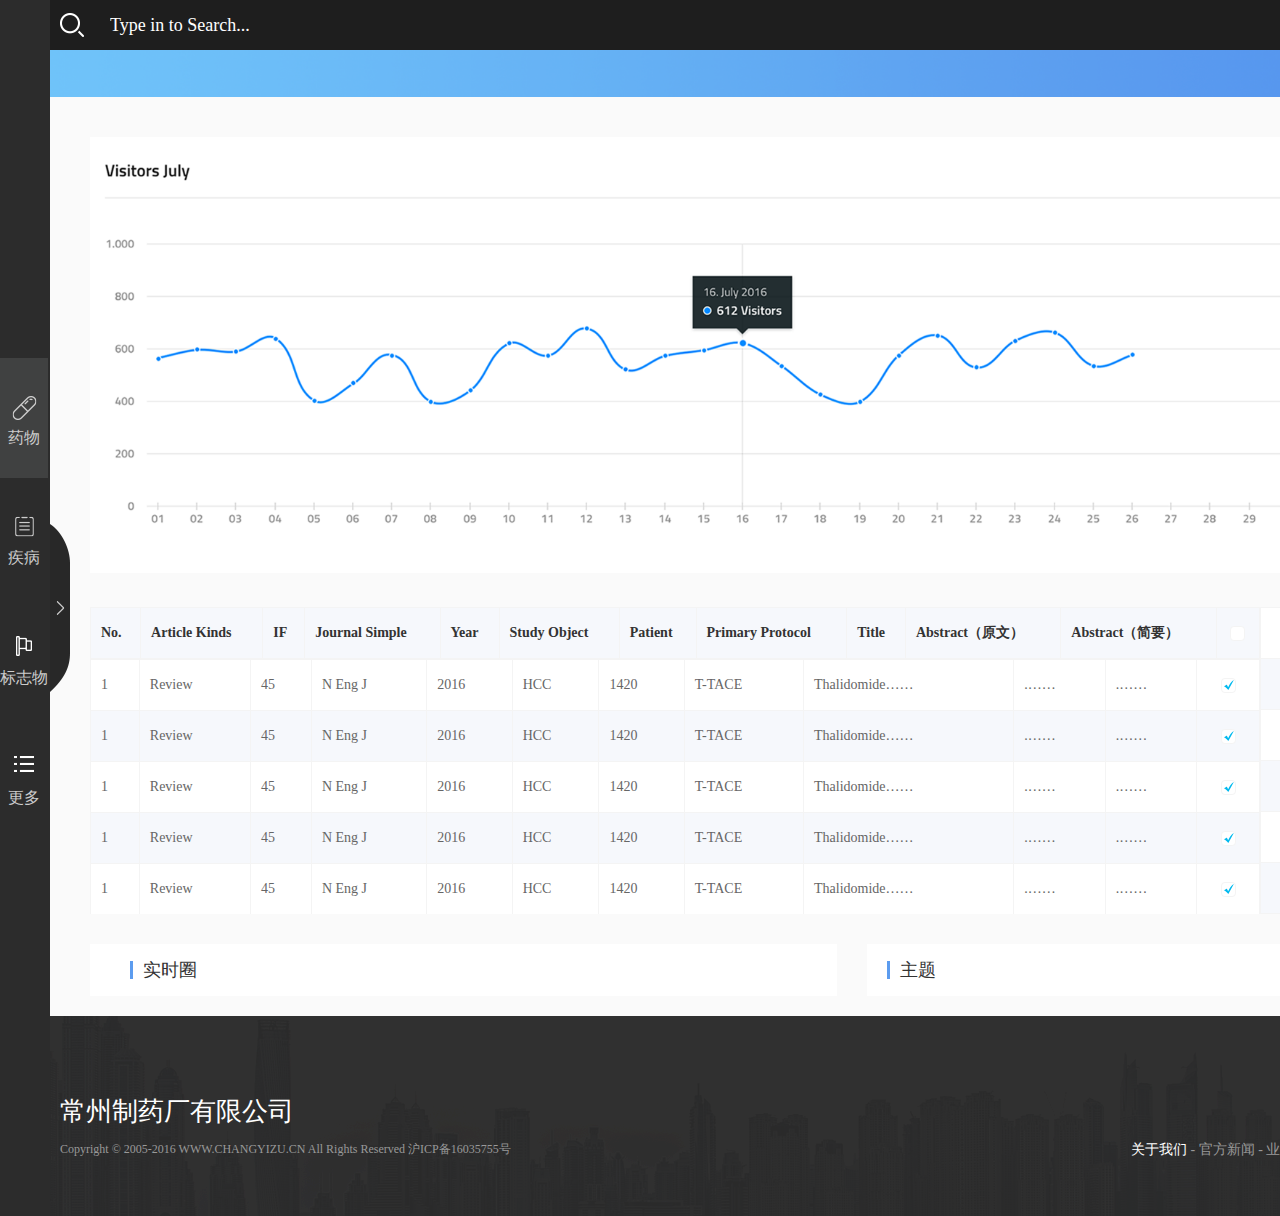
<file: zhiyao/index.html>
<!DOCTYPE html>
<html lang="en">
<head>
  <meta charset="UTF-8">
  <title>首页</title>
  <link rel="stylesheet" type="text/css" href="./style/main.css" media="all" />
  <link rel="stylesheet" href="./js/jquery.fancybox.min.css" />
  <link rel="stylesheet" type="text/css" href="./js/jquery-ui-1.12.1.custom/jquery-ui.min.css" media="all" />
</head>
<body>
    <div class="frame">
        <div class="sidebar">
            <div class="sidebar-min">
                <div class="opts">
                    <ul>
                      <li class="o1 on"><a href=""><span>药物</span></a></li>
                      <li class="o2"><a href=""><span>疾病</span></a></li>
                      <li class="o3"><a href=""><span>标志物</span></a></li>
                      <li class="o4"><a href=""><span>更多</span></a></li>
                    </ul>
                </div>
                <div class="more"></div>
            </div>
            <div class="sidebar-extend dn">
                <div class="inner">
                    <div class="filter">
                        <div class="filter-item">
                            <div class="title"><span class="zh">药物</span><span class="en">Medicine</span></div>
                            <div class="filter-select-list">
                                <div class="filter-select-item l1">
                                    <div class="add"></div>
                                    <div class="select"><select name="" class="j-select"><option value="" disabled selected>请选择药物1</option><option value="">1</option><option value="">2</option></select></div>
                                </div>
                                <div class="filter-select-item l2 dn">
                                    <div class="add"></div>
                                    <div class="select"><select name="" class="j-select"><option value="" disabled selected>请选择药物2</option><option value="">1</option><option value="">2</option></select></div>
                                    <div class="del"></div>
                                </div>
                                <div class="filter-select-item l2 dn">
                                    <div class="add"></div>
                                    <div class="select"><select name="" class="j-select"><option value="" disabled selected>请选择药物3</option><option value="">1</option><option value="">2</option></select></div>
                                    <div class="del"></div>
                                </div>
                                <div class="filter-select-item l2 dn">
                                    <div class="add"></div>
                                    <div class="select"><select name="" class="j-select"><option value="" disabled selected>请选择药物4</option><option value="">1</option><option value="">2</option></select></div>
                                    <div class="del"></div>
                                </div>
                                <div class="filter-select-item l2 dn">
                                    <div class="add"></div>
                                    <div class="select"><select name="" class="j-select"><option value="" disabled selected>请选择药物5</option><option value="">1</option><option value="">2</option></select></div>
                                    <div class="del"></div>
                                </div>
                            </div>
                        </div>
                       <div class="filter-item">
                            <div class="title"><span class="zh">疾病</span><span class="en">Disease</span></div>
                            <div class="filter-select-list">
                                <div class="filter-select-item l1">
                                    <div class="add"></div>
                                    <div class="select"><select name="" class="j-select" data-w="270"><option value="" disabled selected>请选择药物</option><option value="">1</option><option value="">2</option></select></div>
                                </div>
                                <div class="filter-select-item l2">
                                    <div class="add"></div>
                                    <div class="select"><select name="" class="j-select" data-w="240"><option value="" disabled selected>请选择药物</option><option value="">1</option><option value="">2</option></select></div>
                                    <div class="del"></div>
                                </div>
                                <div class="filter-select-item l2">
                                    <div class="add"></div>
                                    <div class="select"><select name="" class="j-select" data-w="220"><option value="" disabled selected>请选择药物</option><option value="">1</option><option value="">2</option></select></div>
                                    <div class="del"></div>
                                </div>
                            </div>
                        </div>
                       <div class="filter-item">
                            <div class="title"><span class="zh">标志物</span><span class="en">Biomarker</span></div>
                            <div class="filter-select-list">
                                <div class="filter-select-item l1">
                                    <div class="add"></div>
                                    <div class="select"><select name="" class="j-select" data-w="270"><option value="" disabled selected>请选择药物</option><option value="">1</option><option value="">2</option></select></div>
                                </div>
                            </div>
                        </div>
                       <div class="filter-item">
                            <div class="title"><span class="zh">更多检索选项</span><span class="en">More</span></div>
                            <div class="filter-item-more">
                                <div class="ele person">
                                    <label for="">作<em class="em2"></em>者</label>
                                    <input type="text" name="" class="text"/>
                                </div>
                                <div class="ele comp">
                                    <label for="">机<em class="em2"></em>构</label>
                                    <input type="text" name="" class="text"/>
                                </div>
                                <div class="ele factor">
                                    <label for="">影响因子</label>
                                    <input type="text" name="" class="text"/>
                                </div>
                               <div class="ele year">
                                    <label for="">年<em class="em2"></em>份</label>
                                    <div class="range">
                                        <input type="text" name="" class="text"/>
                                        <span>~</span>
                                        <input type="text" name="" class="text"/>
                                    </div>
                                </div>
                                <div class="ele btn">
                                    <label for="" class="vn">按<em class="em2"></em>扭</label>
                                    <input type="button" value="确定" />
                                </div>
                            </div>
                        </div>
                    </div>
                    <div class="ads">
                        <div class="ads-item">
                            <img src="./images/ad2.png" alt="" />
                        </div>
                        <div class="ads-item">
                            <img src="./images/ad2.png" alt="" />
                        </div>
                    </div>
                </div>
                <div class="close"></div>
            </div>
        </div>
        <div class="header">
            <div class="inner">
                <div class="search">
                    <input type="text" name="" placeholder="Type in to Search..."/>
                </div>
                <div class="login">
                    <a href=""><span>Log in</span></a>
                </div>
            </div>
        </div>
        <div class="ad1">
            <img src="./images/ad1.png" alt="" />
        </div>
        <div class="main">
            <div class="main-block">
                <div class="chart">
                    <img src="./images/chart.png" alt="" class="demo-img" />
                </div>
                <div class="chart-table">
                    <div class="table-thead">
                        <table>
                            <thead>
                              <th>No.</th>
                              <th>Article Kinds</th>
                              <th>IF</th>
                              <th>Journal Simple</th>
                              <th>Year</th>
                              <th>Study Object</th>
                              <th>Patient</th>
                              <th>Primary Protocol</th>
                              <th>Title</th>
                              <th>Abstract（原文）</th>
                              <th>Abstract（简要）</th>
                              <th class="checkbox"><input type="checkbox" name="" /></th>
                            </thead>
                        </table>
                    </div>
                    <div class="table-tbody">
                        <table>
                            <tbody>
                                <tr>
                                  <td>1</td>
                                  <td>Review</td>
                                  <td>45</td>
                                  <td>N Eng J</td>
                                  <td>2016</td>
                                  <td>HCC</td>
                                  <td>1420</td>
                                  <td>T-TACE</td>
                                  <td>Thalidomide……</td>
                                  <td>.……</td>
                                  <td>.……</td>
                                  <td class="checkbox"><input checked type="checkbox" name="" /></td>
                                </tr>
                                <tr>
                                  <td>1</td>
                                  <td>Review</td>
                                  <td>45</td>
                                  <td>N Eng J</td>
                                  <td>2016</td>
                                  <td>HCC</td>
                                  <td>1420</td>
                                  <td>T-TACE</td>
                                  <td>Thalidomide……</td>
                                  <td>.……</td>
                                  <td>.……</td>
                                  <td class="checkbox"><input checked type="checkbox" name="" /></td>
                                </tr>
                                <tr>
                                  <td>1</td>
                                  <td>Review</td>
                                  <td>45</td>
                                  <td>N Eng J</td>
                                  <td>2016</td>
                                  <td>HCC</td>
                                  <td>1420</td>
                                  <td>T-TACE</td>
                                  <td>Thalidomide……</td>
                                  <td>.……</td>
                                  <td>.……</td>
                                  <td class="checkbox"><input checked type="checkbox" name="" /></td>
                                </tr>
                                <tr>
                                  <td>1</td>
                                  <td>Review</td>
                                  <td>45</td>
                                  <td>N Eng J</td>
                                  <td>2016</td>
                                  <td>HCC</td>
                                  <td>1420</td>
                                  <td>T-TACE</td>
                                  <td>Thalidomide……</td>
                                  <td>.……</td>
                                  <td>.……</td>
                                  <td class="checkbox"><input checked type="checkbox" name="" /></td>
                                </tr>
                                <tr>
                                  <td>1</td>
                                  <td>Review</td>
                                  <td>45</td>
                                  <td>N Eng J</td>
                                  <td>2016</td>
                                  <td>HCC</td>
                                  <td>1420</td>
                                  <td>T-TACE</td>
                                  <td>Thalidomide……</td>
                                  <td>.……</td>
                                  <td>.……</td>
                                  <td class="checkbox"><input checked type="checkbox" name="" /></td>
                                </tr>
                                <tr>
                                  <td>1</td>
                                  <td>Review</td>
                                  <td>45</td>
                                  <td>N Eng J</td>
                                  <td>2016</td>
                                  <td>HCC</td>
                                  <td>1420</td>
                                  <td>T-TACE</td>
                                  <td>Thalidomide……</td>
                                  <td>.……</td>
                                  <td>.……</td>
                                  <td class="checkbox"><input checked type="checkbox" name="" /></td>
                                </tr>
                                <tr>
                                  <td>1</td>
                                  <td>Review</td>
                                  <td>45</td>
                                  <td>N Eng J</td>
                                  <td>2016</td>
                                  <td>HCC</td>
                                  <td>1420</td>
                                  <td>T-TACE</td>
                                  <td>Thalidomide……</td>
                                  <td>.……</td>
                                  <td>.……</td>
                                  <td class="checkbox"><input checked type="checkbox" name="" /></td>
                                </tr>
                                <tr>
                                  <td>1</td>
                                  <td>Review</td>
                                  <td>45</td>
                                  <td>N Eng J</td>
                                  <td>2016</td>
                                  <td>HCC</td>
                                  <td>1420</td>
                                  <td>T-TACE</td>
                                  <td>Thalidomide……</td>
                                  <td>.……</td>
                                  <td>.……</td>
                                  <td class="checkbox"><input checked type="checkbox" name="" /></td>
                                </tr>
                            </tbody>
                        </table>
                    </div>
                    <div class="chart-table-opts">
                        <table>
                          <tr>
                            <th class="opt">Share</th>
                          </tr>
                          <tr>
                            <td class="opt"><a href="" class="down">PDF</a></td>
                          </tr>
                          <tr>
                            <td class="opt"><a href="" class="down">PPT</a></td>
                          </tr>
                          <tr>
                            <td class="opt"><a href=""><img src="./images/icon-c1.png" alt="" /></a></td>
                          </tr>
                          <tr>
                            <td class="opt"><a href=""><img src="./images/icon-c2.png" alt="" /></a></td>
                          </tr>
                          <tr>
                            <td class="opt"><a href=""><img src="./images/icon-c3.png" alt="" /></a></td>
                          </tr>
                        </table>
                    </div>
                </div>
                <div class="news">
                    <div class="news-main">
                        <div class="quanBlock">
                            <div class="quanBlock-inner">
                                <div class="quanBlock-title gtitle">实时圈</div>
                                <div ui-view="quanList" ng-show="is_showQuan()"></div>
                                <div ui-view="quanDetail" ng-show="is_showDetail()"></div>
                            </div>
                        </div>
                    </div>
                    <div class="news-side" ui-scroll>
                          <div class="themeBlock">
                              <div class="themeBlock-inner">
                                <div class="themeBlock-title gtitle">主题<span class="themeBlock-btn" ui-sref="detail.themewrite()" ng-show="is_showThemeWrite()">发布主题</span></div>
                                <div class="themeBlock-bd">
                                    <div ui-view="themeList" ng-show="is_view_show('themeList@')"></div>
                                    <div ui-view="themeDetail" ng-show="is_view_show('themeDetail@')"></div>
                                    <div ui-view="themeWrite" ng-show="is_view_show('themeWrite@')"></div>
                                 </div>
                              </div>
                          </div>
                    </div>
                </div>
            </div>
            <div class="blank20"></div>
        </div>
        <div class="footer">
            <div class="inner">
                <div class="c1">常州制药厂有限公司</div>
                <div class="c2">Copyright © 2005-2016 WWW.CHANGYIZU.CN All Rights Reserved 沪ICP备16035755号 </div>
                <div class="c3"><a class="on">关于我们</a>  -  <a>官方新闻</a>  -  <a>业务合作</a>  -  <a>联系我们</a></div>
            </div>
        </div>
    </div>
    <script type="text/javascript">
        var CONFIG = {
            staticPath : '',
            host : 'http://doc.madridwine.cn'
        };
    </script>
    <script type="text/javascript" src="./js/jquery-1.9.1.min.js"></script>
    <script src="./js/jquery.fancybox.min.js"></script>
    <script type="text/javascript" src="./js/plupload/js/plupload.full.min.js"></script>
    <script type="text/javascript" src="./js/qiniu-sdk/dist/qiniu.min.js"></script>
    <script type="text/javascript" src="./js/jquery.nicescroll.min.js"></script>
    <script type="text/javascript" src="./js/angular-1.2.32.js"></script>
    <script type="text/javascript" src="./js/angular-ui-router.min.js"></script>
    <script type="text/javascript" src="./js/ct-ui-router-extras-0.1.3.js"></script>
    <script type="text/javascript" src="./js/jquery-ui-1.12.1.custom/jquery-ui.min.js"></script>
    <script type="text/javascript" src="./js/main.js"></script>
    <script type="text/javascript" src="./js/controller.js"></script>
    <script type="text/javascript" src="./js/directive.js"></script>
    <script type="text/javascript" src="./js/factory.js"></script>
    <script type="text/javascript" src="./js/filter.js"></script>
    <script type="text/javascript" src="./js/page.js"></script>
</body>
</html>
</file>
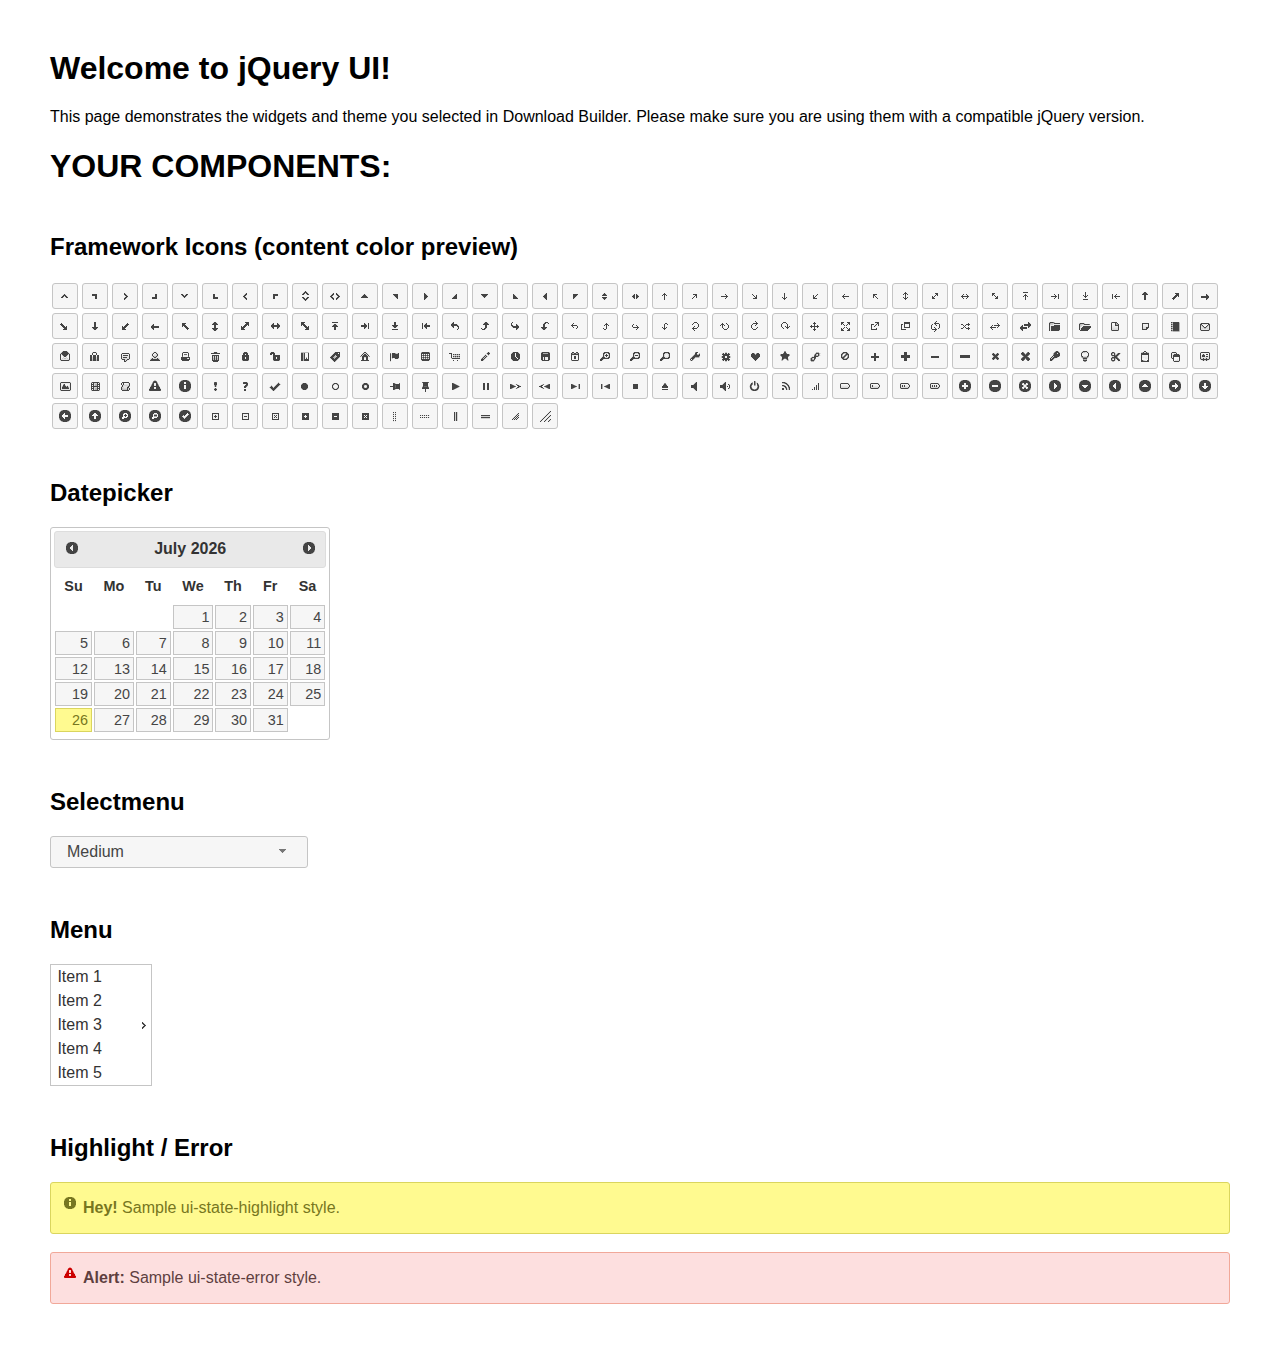
<file: zhiyao/js/jquery-ui-1.12.1.custom/index.html>
<!doctype html>
<html lang="us">
<head>
	<meta charset="utf-8">
	<title>jQuery UI Example Page</title>
	<link href="jquery-ui.css" rel="stylesheet">
	<style>
	body{
		font-family: "Trebuchet MS", sans-serif;
		margin: 50px;
	}
	.demoHeaders {
		margin-top: 2em;
	}
	#dialog-link {
		padding: .4em 1em .4em 20px;
		text-decoration: none;
		position: relative;
	}
	#dialog-link span.ui-icon {
		margin: 0 5px 0 0;
		position: absolute;
		left: .2em;
		top: 50%;
		margin-top: -8px;
	}
	#icons {
		margin: 0;
		padding: 0;
	}
	#icons li {
		margin: 2px;
		position: relative;
		padding: 4px 0;
		cursor: pointer;
		float: left;
		list-style: none;
	}
	#icons span.ui-icon {
		float: left;
		margin: 0 4px;
	}
	.fakewindowcontain .ui-widget-overlay {
		position: absolute;
	}
	select {
		width: 200px;
	}
	</style>
</head>
<body>

<h1>Welcome to jQuery UI!</h1>

<div class="ui-widget">
	<p>This page demonstrates the widgets and theme you selected in Download Builder. Please make sure you are using them with a compatible jQuery version.</p>
</div>

<h1>YOUR COMPONENTS:</h1>
















<h2 class="demoHeaders">Framework Icons (content color preview)</h2>
<ul id="icons" class="ui-widget ui-helper-clearfix">
	<li class="ui-state-default ui-corner-all" title=".ui-icon-caret-1-n"><span class="ui-icon ui-icon-caret-1-n"></span></li>
	<li class="ui-state-default ui-corner-all" title=".ui-icon-caret-1-ne"><span class="ui-icon ui-icon-caret-1-ne"></span></li>
	<li class="ui-state-default ui-corner-all" title=".ui-icon-caret-1-e"><span class="ui-icon ui-icon-caret-1-e"></span></li>
	<li class="ui-state-default ui-corner-all" title=".ui-icon-caret-1-se"><span class="ui-icon ui-icon-caret-1-se"></span></li>
	<li class="ui-state-default ui-corner-all" title=".ui-icon-caret-1-s"><span class="ui-icon ui-icon-caret-1-s"></span></li>
	<li class="ui-state-default ui-corner-all" title=".ui-icon-caret-1-sw"><span class="ui-icon ui-icon-caret-1-sw"></span></li>
	<li class="ui-state-default ui-corner-all" title=".ui-icon-caret-1-w"><span class="ui-icon ui-icon-caret-1-w"></span></li>
	<li class="ui-state-default ui-corner-all" title=".ui-icon-caret-1-nw"><span class="ui-icon ui-icon-caret-1-nw"></span></li>
	<li class="ui-state-default ui-corner-all" title=".ui-icon-caret-2-n-s"><span class="ui-icon ui-icon-caret-2-n-s"></span></li>
	<li class="ui-state-default ui-corner-all" title=".ui-icon-caret-2-e-w"><span class="ui-icon ui-icon-caret-2-e-w"></span></li>
	<li class="ui-state-default ui-corner-all" title=".ui-icon-triangle-1-n"><span class="ui-icon ui-icon-triangle-1-n"></span></li>
	<li class="ui-state-default ui-corner-all" title=".ui-icon-triangle-1-ne"><span class="ui-icon ui-icon-triangle-1-ne"></span></li>
	<li class="ui-state-default ui-corner-all" title=".ui-icon-triangle-1-e"><span class="ui-icon ui-icon-triangle-1-e"></span></li>
	<li class="ui-state-default ui-corner-all" title=".ui-icon-triangle-1-se"><span class="ui-icon ui-icon-triangle-1-se"></span></li>
	<li class="ui-state-default ui-corner-all" title=".ui-icon-triangle-1-s"><span class="ui-icon ui-icon-triangle-1-s"></span></li>
	<li class="ui-state-default ui-corner-all" title=".ui-icon-triangle-1-sw"><span class="ui-icon ui-icon-triangle-1-sw"></span></li>
	<li class="ui-state-default ui-corner-all" title=".ui-icon-triangle-1-w"><span class="ui-icon ui-icon-triangle-1-w"></span></li>
	<li class="ui-state-default ui-corner-all" title=".ui-icon-triangle-1-nw"><span class="ui-icon ui-icon-triangle-1-nw"></span></li>
	<li class="ui-state-default ui-corner-all" title=".ui-icon-triangle-2-n-s"><span class="ui-icon ui-icon-triangle-2-n-s"></span></li>
	<li class="ui-state-default ui-corner-all" title=".ui-icon-triangle-2-e-w"><span class="ui-icon ui-icon-triangle-2-e-w"></span></li>
	<li class="ui-state-default ui-corner-all" title=".ui-icon-arrow-1-n"><span class="ui-icon ui-icon-arrow-1-n"></span></li>
	<li class="ui-state-default ui-corner-all" title=".ui-icon-arrow-1-ne"><span class="ui-icon ui-icon-arrow-1-ne"></span></li>
	<li class="ui-state-default ui-corner-all" title=".ui-icon-arrow-1-e"><span class="ui-icon ui-icon-arrow-1-e"></span></li>
	<li class="ui-state-default ui-corner-all" title=".ui-icon-arrow-1-se"><span class="ui-icon ui-icon-arrow-1-se"></span></li>
	<li class="ui-state-default ui-corner-all" title=".ui-icon-arrow-1-s"><span class="ui-icon ui-icon-arrow-1-s"></span></li>
	<li class="ui-state-default ui-corner-all" title=".ui-icon-arrow-1-sw"><span class="ui-icon ui-icon-arrow-1-sw"></span></li>
	<li class="ui-state-default ui-corner-all" title=".ui-icon-arrow-1-w"><span class="ui-icon ui-icon-arrow-1-w"></span></li>
	<li class="ui-state-default ui-corner-all" title=".ui-icon-arrow-1-nw"><span class="ui-icon ui-icon-arrow-1-nw"></span></li>
	<li class="ui-state-default ui-corner-all" title=".ui-icon-arrow-2-n-s"><span class="ui-icon ui-icon-arrow-2-n-s"></span></li>
	<li class="ui-state-default ui-corner-all" title=".ui-icon-arrow-2-ne-sw"><span class="ui-icon ui-icon-arrow-2-ne-sw"></span></li>
	<li class="ui-state-default ui-corner-all" title=".ui-icon-arrow-2-e-w"><span class="ui-icon ui-icon-arrow-2-e-w"></span></li>
	<li class="ui-state-default ui-corner-all" title=".ui-icon-arrow-2-se-nw"><span class="ui-icon ui-icon-arrow-2-se-nw"></span></li>
	<li class="ui-state-default ui-corner-all" title=".ui-icon-arrowstop-1-n"><span class="ui-icon ui-icon-arrowstop-1-n"></span></li>
	<li class="ui-state-default ui-corner-all" title=".ui-icon-arrowstop-1-e"><span class="ui-icon ui-icon-arrowstop-1-e"></span></li>
	<li class="ui-state-default ui-corner-all" title=".ui-icon-arrowstop-1-s"><span class="ui-icon ui-icon-arrowstop-1-s"></span></li>
	<li class="ui-state-default ui-corner-all" title=".ui-icon-arrowstop-1-w"><span class="ui-icon ui-icon-arrowstop-1-w"></span></li>
	<li class="ui-state-default ui-corner-all" title=".ui-icon-arrowthick-1-n"><span class="ui-icon ui-icon-arrowthick-1-n"></span></li>
	<li class="ui-state-default ui-corner-all" title=".ui-icon-arrowthick-1-ne"><span class="ui-icon ui-icon-arrowthick-1-ne"></span></li>
	<li class="ui-state-default ui-corner-all" title=".ui-icon-arrowthick-1-e"><span class="ui-icon ui-icon-arrowthick-1-e"></span></li>
	<li class="ui-state-default ui-corner-all" title=".ui-icon-arrowthick-1-se"><span class="ui-icon ui-icon-arrowthick-1-se"></span></li>
	<li class="ui-state-default ui-corner-all" title=".ui-icon-arrowthick-1-s"><span class="ui-icon ui-icon-arrowthick-1-s"></span></li>
	<li class="ui-state-default ui-corner-all" title=".ui-icon-arrowthick-1-sw"><span class="ui-icon ui-icon-arrowthick-1-sw"></span></li>
	<li class="ui-state-default ui-corner-all" title=".ui-icon-arrowthick-1-w"><span class="ui-icon ui-icon-arrowthick-1-w"></span></li>
	<li class="ui-state-default ui-corner-all" title=".ui-icon-arrowthick-1-nw"><span class="ui-icon ui-icon-arrowthick-1-nw"></span></li>
	<li class="ui-state-default ui-corner-all" title=".ui-icon-arrowthick-2-n-s"><span class="ui-icon ui-icon-arrowthick-2-n-s"></span></li>
	<li class="ui-state-default ui-corner-all" title=".ui-icon-arrowthick-2-ne-sw"><span class="ui-icon ui-icon-arrowthick-2-ne-sw"></span></li>
	<li class="ui-state-default ui-corner-all" title=".ui-icon-arrowthick-2-e-w"><span class="ui-icon ui-icon-arrowthick-2-e-w"></span></li>
	<li class="ui-state-default ui-corner-all" title=".ui-icon-arrowthick-2-se-nw"><span class="ui-icon ui-icon-arrowthick-2-se-nw"></span></li>
	<li class="ui-state-default ui-corner-all" title=".ui-icon-arrowthickstop-1-n"><span class="ui-icon ui-icon-arrowthickstop-1-n"></span></li>
	<li class="ui-state-default ui-corner-all" title=".ui-icon-arrowthickstop-1-e"><span class="ui-icon ui-icon-arrowthickstop-1-e"></span></li>
	<li class="ui-state-default ui-corner-all" title=".ui-icon-arrowthickstop-1-s"><span class="ui-icon ui-icon-arrowthickstop-1-s"></span></li>
	<li class="ui-state-default ui-corner-all" title=".ui-icon-arrowthickstop-1-w"><span class="ui-icon ui-icon-arrowthickstop-1-w"></span></li>
	<li class="ui-state-default ui-corner-all" title=".ui-icon-arrowreturnthick-1-w"><span class="ui-icon ui-icon-arrowreturnthick-1-w"></span></li>
	<li class="ui-state-default ui-corner-all" title=".ui-icon-arrowreturnthick-1-n"><span class="ui-icon ui-icon-arrowreturnthick-1-n"></span></li>
	<li class="ui-state-default ui-corner-all" title=".ui-icon-arrowreturnthick-1-e"><span class="ui-icon ui-icon-arrowreturnthick-1-e"></span></li>
	<li class="ui-state-default ui-corner-all" title=".ui-icon-arrowreturnthick-1-s"><span class="ui-icon ui-icon-arrowreturnthick-1-s"></span></li>
	<li class="ui-state-default ui-corner-all" title=".ui-icon-arrowreturn-1-w"><span class="ui-icon ui-icon-arrowreturn-1-w"></span></li>
	<li class="ui-state-default ui-corner-all" title=".ui-icon-arrowreturn-1-n"><span class="ui-icon ui-icon-arrowreturn-1-n"></span></li>
	<li class="ui-state-default ui-corner-all" title=".ui-icon-arrowreturn-1-e"><span class="ui-icon ui-icon-arrowreturn-1-e"></span></li>
	<li class="ui-state-default ui-corner-all" title=".ui-icon-arrowreturn-1-s"><span class="ui-icon ui-icon-arrowreturn-1-s"></span></li>
	<li class="ui-state-default ui-corner-all" title=".ui-icon-arrowrefresh-1-w"><span class="ui-icon ui-icon-arrowrefresh-1-w"></span></li>
	<li class="ui-state-default ui-corner-all" title=".ui-icon-arrowrefresh-1-n"><span class="ui-icon ui-icon-arrowrefresh-1-n"></span></li>
	<li class="ui-state-default ui-corner-all" title=".ui-icon-arrowrefresh-1-e"><span class="ui-icon ui-icon-arrowrefresh-1-e"></span></li>
	<li class="ui-state-default ui-corner-all" title=".ui-icon-arrowrefresh-1-s"><span class="ui-icon ui-icon-arrowrefresh-1-s"></span></li>
	<li class="ui-state-default ui-corner-all" title=".ui-icon-arrow-4"><span class="ui-icon ui-icon-arrow-4"></span></li>
	<li class="ui-state-default ui-corner-all" title=".ui-icon-arrow-4-diag"><span class="ui-icon ui-icon-arrow-4-diag"></span></li>
	<li class="ui-state-default ui-corner-all" title=".ui-icon-extlink"><span class="ui-icon ui-icon-extlink"></span></li>
	<li class="ui-state-default ui-corner-all" title=".ui-icon-newwin"><span class="ui-icon ui-icon-newwin"></span></li>
	<li class="ui-state-default ui-corner-all" title=".ui-icon-refresh"><span class="ui-icon ui-icon-refresh"></span></li>
	<li class="ui-state-default ui-corner-all" title=".ui-icon-shuffle"><span class="ui-icon ui-icon-shuffle"></span></li>
	<li class="ui-state-default ui-corner-all" title=".ui-icon-transfer-e-w"><span class="ui-icon ui-icon-transfer-e-w"></span></li>
	<li class="ui-state-default ui-corner-all" title=".ui-icon-transferthick-e-w"><span class="ui-icon ui-icon-transferthick-e-w"></span></li>
	<li class="ui-state-default ui-corner-all" title=".ui-icon-folder-collapsed"><span class="ui-icon ui-icon-folder-collapsed"></span></li>
	<li class="ui-state-default ui-corner-all" title=".ui-icon-folder-open"><span class="ui-icon ui-icon-folder-open"></span></li>
	<li class="ui-state-default ui-corner-all" title=".ui-icon-document"><span class="ui-icon ui-icon-document"></span></li>
	<li class="ui-state-default ui-corner-all" title=".ui-icon-document-b"><span class="ui-icon ui-icon-document-b"></span></li>
	<li class="ui-state-default ui-corner-all" title=".ui-icon-note"><span class="ui-icon ui-icon-note"></span></li>
	<li class="ui-state-default ui-corner-all" title=".ui-icon-mail-closed"><span class="ui-icon ui-icon-mail-closed"></span></li>
	<li class="ui-state-default ui-corner-all" title=".ui-icon-mail-open"><span class="ui-icon ui-icon-mail-open"></span></li>
	<li class="ui-state-default ui-corner-all" title=".ui-icon-suitcase"><span class="ui-icon ui-icon-suitcase"></span></li>
	<li class="ui-state-default ui-corner-all" title=".ui-icon-comment"><span class="ui-icon ui-icon-comment"></span></li>
	<li class="ui-state-default ui-corner-all" title=".ui-icon-person"><span class="ui-icon ui-icon-person"></span></li>
	<li class="ui-state-default ui-corner-all" title=".ui-icon-print"><span class="ui-icon ui-icon-print"></span></li>
	<li class="ui-state-default ui-corner-all" title=".ui-icon-trash"><span class="ui-icon ui-icon-trash"></span></li>
	<li class="ui-state-default ui-corner-all" title=".ui-icon-locked"><span class="ui-icon ui-icon-locked"></span></li>
	<li class="ui-state-default ui-corner-all" title=".ui-icon-unlocked"><span class="ui-icon ui-icon-unlocked"></span></li>
	<li class="ui-state-default ui-corner-all" title=".ui-icon-bookmark"><span class="ui-icon ui-icon-bookmark"></span></li>
	<li class="ui-state-default ui-corner-all" title=".ui-icon-tag"><span class="ui-icon ui-icon-tag"></span></li>
	<li class="ui-state-default ui-corner-all" title=".ui-icon-home"><span class="ui-icon ui-icon-home"></span></li>
	<li class="ui-state-default ui-corner-all" title=".ui-icon-flag"><span class="ui-icon ui-icon-flag"></span></li>
	<li class="ui-state-default ui-corner-all" title=".ui-icon-calculator"><span class="ui-icon ui-icon-calculator"></span></li>
	<li class="ui-state-default ui-corner-all" title=".ui-icon-cart"><span class="ui-icon ui-icon-cart"></span></li>
	<li class="ui-state-default ui-corner-all" title=".ui-icon-pencil"><span class="ui-icon ui-icon-pencil"></span></li>
	<li class="ui-state-default ui-corner-all" title=".ui-icon-clock"><span class="ui-icon ui-icon-clock"></span></li>
	<li class="ui-state-default ui-corner-all" title=".ui-icon-disk"><span class="ui-icon ui-icon-disk"></span></li>
	<li class="ui-state-default ui-corner-all" title=".ui-icon-calendar"><span class="ui-icon ui-icon-calendar"></span></li>
	<li class="ui-state-default ui-corner-all" title=".ui-icon-zoomin"><span class="ui-icon ui-icon-zoomin"></span></li>
	<li class="ui-state-default ui-corner-all" title=".ui-icon-zoomout"><span class="ui-icon ui-icon-zoomout"></span></li>
	<li class="ui-state-default ui-corner-all" title=".ui-icon-search"><span class="ui-icon ui-icon-search"></span></li>
	<li class="ui-state-default ui-corner-all" title=".ui-icon-wrench"><span class="ui-icon ui-icon-wrench"></span></li>
	<li class="ui-state-default ui-corner-all" title=".ui-icon-gear"><span class="ui-icon ui-icon-gear"></span></li>
	<li class="ui-state-default ui-corner-all" title=".ui-icon-heart"><span class="ui-icon ui-icon-heart"></span></li>
	<li class="ui-state-default ui-corner-all" title=".ui-icon-star"><span class="ui-icon ui-icon-star"></span></li>
	<li class="ui-state-default ui-corner-all" title=".ui-icon-link"><span class="ui-icon ui-icon-link"></span></li>
	<li class="ui-state-default ui-corner-all" title=".ui-icon-cancel"><span class="ui-icon ui-icon-cancel"></span></li>
	<li class="ui-state-default ui-corner-all" title=".ui-icon-plus"><span class="ui-icon ui-icon-plus"></span></li>
	<li class="ui-state-default ui-corner-all" title=".ui-icon-plusthick"><span class="ui-icon ui-icon-plusthick"></span></li>
	<li class="ui-state-default ui-corner-all" title=".ui-icon-minus"><span class="ui-icon ui-icon-minus"></span></li>
	<li class="ui-state-default ui-corner-all" title=".ui-icon-minusthick"><span class="ui-icon ui-icon-minusthick"></span></li>
	<li class="ui-state-default ui-corner-all" title=".ui-icon-close"><span class="ui-icon ui-icon-close"></span></li>
	<li class="ui-state-default ui-corner-all" title=".ui-icon-closethick"><span class="ui-icon ui-icon-closethick"></span></li>
	<li class="ui-state-default ui-corner-all" title=".ui-icon-key"><span class="ui-icon ui-icon-key"></span></li>
	<li class="ui-state-default ui-corner-all" title=".ui-icon-lightbulb"><span class="ui-icon ui-icon-lightbulb"></span></li>
	<li class="ui-state-default ui-corner-all" title=".ui-icon-scissors"><span class="ui-icon ui-icon-scissors"></span></li>
	<li class="ui-state-default ui-corner-all" title=".ui-icon-clipboard"><span class="ui-icon ui-icon-clipboard"></span></li>
	<li class="ui-state-default ui-corner-all" title=".ui-icon-copy"><span class="ui-icon ui-icon-copy"></span></li>
	<li class="ui-state-default ui-corner-all" title=".ui-icon-contact"><span class="ui-icon ui-icon-contact"></span></li>
	<li class="ui-state-default ui-corner-all" title=".ui-icon-image"><span class="ui-icon ui-icon-image"></span></li>
	<li class="ui-state-default ui-corner-all" title=".ui-icon-video"><span class="ui-icon ui-icon-video"></span></li>
	<li class="ui-state-default ui-corner-all" title=".ui-icon-script"><span class="ui-icon ui-icon-script"></span></li>
	<li class="ui-state-default ui-corner-all" title=".ui-icon-alert"><span class="ui-icon ui-icon-alert"></span></li>
	<li class="ui-state-default ui-corner-all" title=".ui-icon-info"><span class="ui-icon ui-icon-info"></span></li>
	<li class="ui-state-default ui-corner-all" title=".ui-icon-notice"><span class="ui-icon ui-icon-notice"></span></li>
	<li class="ui-state-default ui-corner-all" title=".ui-icon-help"><span class="ui-icon ui-icon-help"></span></li>
	<li class="ui-state-default ui-corner-all" title=".ui-icon-check"><span class="ui-icon ui-icon-check"></span></li>
	<li class="ui-state-default ui-corner-all" title=".ui-icon-bullet"><span class="ui-icon ui-icon-bullet"></span></li>
	<li class="ui-state-default ui-corner-all" title=".ui-icon-radio-off"><span class="ui-icon ui-icon-radio-off"></span></li>
	<li class="ui-state-default ui-corner-all" title=".ui-icon-radio-on"><span class="ui-icon ui-icon-radio-on"></span></li>
	<li class="ui-state-default ui-corner-all" title=".ui-icon-pin-w"><span class="ui-icon ui-icon-pin-w"></span></li>
	<li class="ui-state-default ui-corner-all" title=".ui-icon-pin-s"><span class="ui-icon ui-icon-pin-s"></span></li>
	<li class="ui-state-default ui-corner-all" title=".ui-icon-play"><span class="ui-icon ui-icon-play"></span></li>
	<li class="ui-state-default ui-corner-all" title=".ui-icon-pause"><span class="ui-icon ui-icon-pause"></span></li>
	<li class="ui-state-default ui-corner-all" title=".ui-icon-seek-next"><span class="ui-icon ui-icon-seek-next"></span></li>
	<li class="ui-state-default ui-corner-all" title=".ui-icon-seek-prev"><span class="ui-icon ui-icon-seek-prev"></span></li>
	<li class="ui-state-default ui-corner-all" title=".ui-icon-seek-end"><span class="ui-icon ui-icon-seek-end"></span></li>
	<li class="ui-state-default ui-corner-all" title=".ui-icon-seek-first"><span class="ui-icon ui-icon-seek-first"></span></li>
	<li class="ui-state-default ui-corner-all" title=".ui-icon-stop"><span class="ui-icon ui-icon-stop"></span></li>
	<li class="ui-state-default ui-corner-all" title=".ui-icon-eject"><span class="ui-icon ui-icon-eject"></span></li>
	<li class="ui-state-default ui-corner-all" title=".ui-icon-volume-off"><span class="ui-icon ui-icon-volume-off"></span></li>
	<li class="ui-state-default ui-corner-all" title=".ui-icon-volume-on"><span class="ui-icon ui-icon-volume-on"></span></li>
	<li class="ui-state-default ui-corner-all" title=".ui-icon-power"><span class="ui-icon ui-icon-power"></span></li>
	<li class="ui-state-default ui-corner-all" title=".ui-icon-signal-diag"><span class="ui-icon ui-icon-signal-diag"></span></li>
	<li class="ui-state-default ui-corner-all" title=".ui-icon-signal"><span class="ui-icon ui-icon-signal"></span></li>
	<li class="ui-state-default ui-corner-all" title=".ui-icon-battery-0"><span class="ui-icon ui-icon-battery-0"></span></li>
	<li class="ui-state-default ui-corner-all" title=".ui-icon-battery-1"><span class="ui-icon ui-icon-battery-1"></span></li>
	<li class="ui-state-default ui-corner-all" title=".ui-icon-battery-2"><span class="ui-icon ui-icon-battery-2"></span></li>
	<li class="ui-state-default ui-corner-all" title=".ui-icon-battery-3"><span class="ui-icon ui-icon-battery-3"></span></li>
	<li class="ui-state-default ui-corner-all" title=".ui-icon-circle-plus"><span class="ui-icon ui-icon-circle-plus"></span></li>
	<li class="ui-state-default ui-corner-all" title=".ui-icon-circle-minus"><span class="ui-icon ui-icon-circle-minus"></span></li>
	<li class="ui-state-default ui-corner-all" title=".ui-icon-circle-close"><span class="ui-icon ui-icon-circle-close"></span></li>
	<li class="ui-state-default ui-corner-all" title=".ui-icon-circle-triangle-e"><span class="ui-icon ui-icon-circle-triangle-e"></span></li>
	<li class="ui-state-default ui-corner-all" title=".ui-icon-circle-triangle-s"><span class="ui-icon ui-icon-circle-triangle-s"></span></li>
	<li class="ui-state-default ui-corner-all" title=".ui-icon-circle-triangle-w"><span class="ui-icon ui-icon-circle-triangle-w"></span></li>
	<li class="ui-state-default ui-corner-all" title=".ui-icon-circle-triangle-n"><span class="ui-icon ui-icon-circle-triangle-n"></span></li>
	<li class="ui-state-default ui-corner-all" title=".ui-icon-circle-arrow-e"><span class="ui-icon ui-icon-circle-arrow-e"></span></li>
	<li class="ui-state-default ui-corner-all" title=".ui-icon-circle-arrow-s"><span class="ui-icon ui-icon-circle-arrow-s"></span></li>
	<li class="ui-state-default ui-corner-all" title=".ui-icon-circle-arrow-w"><span class="ui-icon ui-icon-circle-arrow-w"></span></li>
	<li class="ui-state-default ui-corner-all" title=".ui-icon-circle-arrow-n"><span class="ui-icon ui-icon-circle-arrow-n"></span></li>
	<li class="ui-state-default ui-corner-all" title=".ui-icon-circle-zoomin"><span class="ui-icon ui-icon-circle-zoomin"></span></li>
	<li class="ui-state-default ui-corner-all" title=".ui-icon-circle-zoomout"><span class="ui-icon ui-icon-circle-zoomout"></span></li>
	<li class="ui-state-default ui-corner-all" title=".ui-icon-circle-check"><span class="ui-icon ui-icon-circle-check"></span></li>
	<li class="ui-state-default ui-corner-all" title=".ui-icon-circlesmall-plus"><span class="ui-icon ui-icon-circlesmall-plus"></span></li>
	<li class="ui-state-default ui-corner-all" title=".ui-icon-circlesmall-minus"><span class="ui-icon ui-icon-circlesmall-minus"></span></li>
	<li class="ui-state-default ui-corner-all" title=".ui-icon-circlesmall-close"><span class="ui-icon ui-icon-circlesmall-close"></span></li>
	<li class="ui-state-default ui-corner-all" title=".ui-icon-squaresmall-plus"><span class="ui-icon ui-icon-squaresmall-plus"></span></li>
	<li class="ui-state-default ui-corner-all" title=".ui-icon-squaresmall-minus"><span class="ui-icon ui-icon-squaresmall-minus"></span></li>
	<li class="ui-state-default ui-corner-all" title=".ui-icon-squaresmall-close"><span class="ui-icon ui-icon-squaresmall-close"></span></li>
	<li class="ui-state-default ui-corner-all" title=".ui-icon-grip-dotted-vertical"><span class="ui-icon ui-icon-grip-dotted-vertical"></span></li>
	<li class="ui-state-default ui-corner-all" title=".ui-icon-grip-dotted-horizontal"><span class="ui-icon ui-icon-grip-dotted-horizontal"></span></li>
	<li class="ui-state-default ui-corner-all" title=".ui-icon-grip-solid-vertical"><span class="ui-icon ui-icon-grip-solid-vertical"></span></li>
	<li class="ui-state-default ui-corner-all" title=".ui-icon-grip-solid-horizontal"><span class="ui-icon ui-icon-grip-solid-horizontal"></span></li>
	<li class="ui-state-default ui-corner-all" title=".ui-icon-gripsmall-diagonal-se"><span class="ui-icon ui-icon-gripsmall-diagonal-se"></span></li>
	<li class="ui-state-default ui-corner-all" title=".ui-icon-grip-diagonal-se"><span class="ui-icon ui-icon-grip-diagonal-se"></span></li>
</ul>




<!-- Datepicker -->
<h2 class="demoHeaders">Datepicker</h2>
<div id="datepicker"></div>





<!-- Progressbar -->
<h2 class="demoHeaders">Selectmenu</h2>
<select id="selectmenu">
	<option>Slower</option>
	<option>Slow</option>
	<option selected="selected">Medium</option>
	<option>Fast</option>
	<option>Faster</option>
</select>





<!-- Menu -->
<h2 class="demoHeaders">Menu</h2>
<ul style="width:100px;" id="menu">
	<li><div>Item 1</div></li>
	<li><div>Item 2</div></li>
	<li><div>Item 3</div>
		<ul>
			<li><div>Item 3-1</div></li>
			<li><div>Item 3-2</div></li>
			<li><div>Item 3-3</div></li>
			<li><div>Item 3-4</div></li>
			<li><div>Item 3-5</div></li>
		</ul>
	</li>
	<li><div>Item 4</div></li>
	<li><div>Item 5</div></li>
</ul>




<!-- Highlight / Error -->
<h2 class="demoHeaders">Highlight / Error</h2>
<div class="ui-widget">
	<div class="ui-state-highlight ui-corner-all" style="margin-top: 20px; padding: 0 .7em;">
		<p><span class="ui-icon ui-icon-info" style="float: left; margin-right: .3em;"></span>
		<strong>Hey!</strong> Sample ui-state-highlight style.</p>
	</div>
</div>
<br>
<div class="ui-widget">
	<div class="ui-state-error ui-corner-all" style="padding: 0 .7em;">
		<p><span class="ui-icon ui-icon-alert" style="float: left; margin-right: .3em;"></span>
		<strong>Alert:</strong> Sample ui-state-error style.</p>
	</div>
</div>

<script src="external/jquery/jquery.js"></script>
<script src="jquery-ui.js"></script>
<script>















$( "#datepicker" ).datepicker({
	inline: true
});









$( "#menu" ).menu();





$( "#selectmenu" ).selectmenu();


// Hover states on the static widgets
$( "#dialog-link, #icons li" ).hover(
	function() {
		$( this ).addClass( "ui-state-hover" );
	},
	function() {
		$( this ).removeClass( "ui-state-hover" );
	}
);
</script>
</body>
</html>
</file>
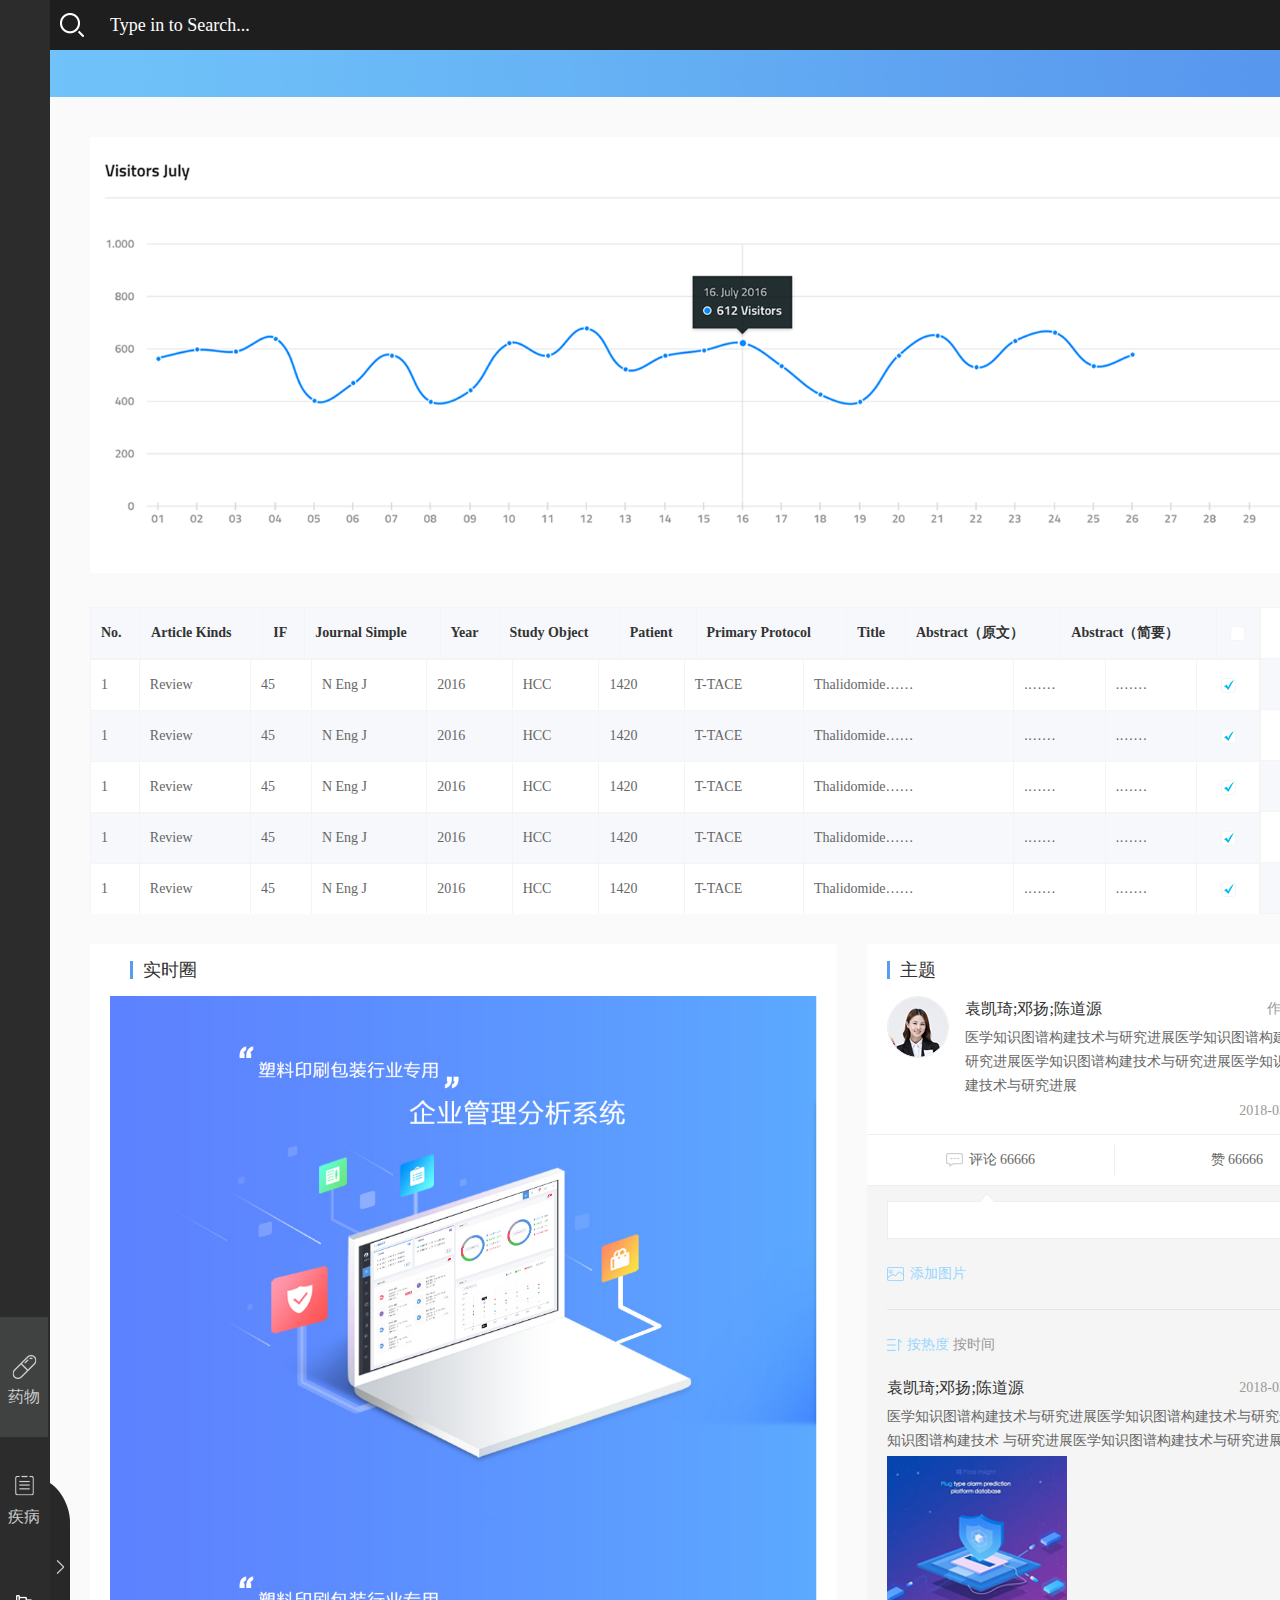
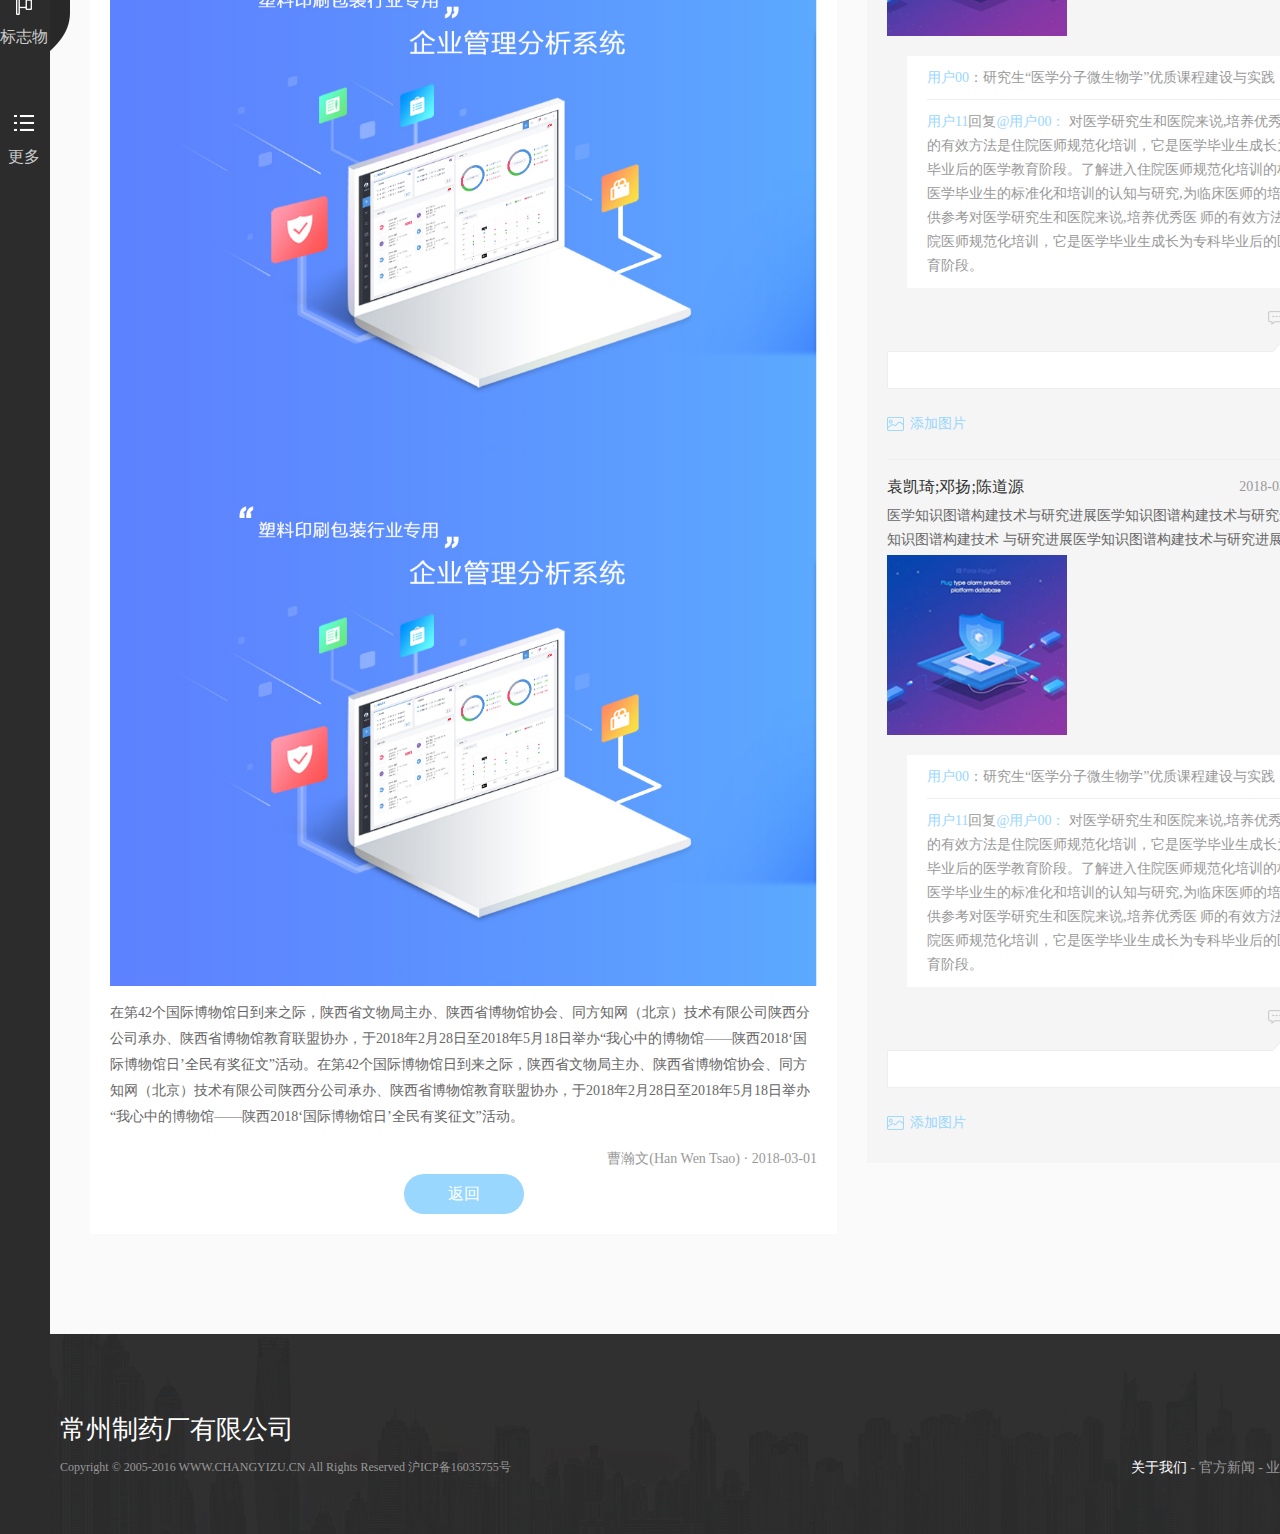
<file: zhiyao/index_bk.html>
<!DOCTYPE html>
<html lang="en">
<head>
  <meta charset="UTF-8">
  <title>首页</title>
  <link rel="stylesheet" type="text/css" href="./style/main.css" media="all" />
  <link rel="stylesheet" type="text/css" href="./js/jquery-ui-1.12.1.custom/jquery-ui.min.css" media="all" />
</head>
<body>
    <div class="frame">
        <div class="sidebar">
            <div class="sidebar-min">
                <div class="opts">
                    <ul>
                      <li class="o1 on"><a href=""><span>药物</span></a></li>
                      <li class="o2"><a href=""><span>疾病</span></a></li>
                      <li class="o3"><a href=""><span>标志物</span></a></li>
                      <li class="o4"><a href=""><span>更多</span></a></li>
                    </ul>
                </div>
                <div class="more"></div>
            </div>
            <div class="sidebar-extend dn">
                <div class="inner">
                    <div class="filter">
                        <div class="filter-item">
                            <div class="title"><span class="zh">药物</span><span class="en">Medicine</span></div>
                            <div class="filter-select-list">
                                <div class="filter-select-item l1">
                                    <div class="add"></div>
                                    <div class="select"><select name="" class="j-select"><option value="" disabled selected>请选择药物1</option><option value="">1</option><option value="">2</option></select></div>
                                </div>
                                <div class="filter-select-item l2 dn">
                                    <div class="add"></div>
                                    <div class="select"><select name="" class="j-select"><option value="" disabled selected>请选择药物2</option><option value="">1</option><option value="">2</option></select></div>
                                    <div class="del"></div>
                                </div>
                                <div class="filter-select-item l2 dn">
                                    <div class="add"></div>
                                    <div class="select"><select name="" class="j-select"><option value="" disabled selected>请选择药物3</option><option value="">1</option><option value="">2</option></select></div>
                                    <div class="del"></div>
                                </div>
                                <div class="filter-select-item l2 dn">
                                    <div class="add"></div>
                                    <div class="select"><select name="" class="j-select"><option value="" disabled selected>请选择药物4</option><option value="">1</option><option value="">2</option></select></div>
                                    <div class="del"></div>
                                </div>
                                <div class="filter-select-item l2 dn">
                                    <div class="add"></div>
                                    <div class="select"><select name="" class="j-select"><option value="" disabled selected>请选择药物5</option><option value="">1</option><option value="">2</option></select></div>
                                    <div class="del"></div>
                                </div>
                            </div>
                        </div>
                       <div class="filter-item">
                            <div class="title"><span class="zh">疾病</span><span class="en">Disease</span></div>
                            <div class="filter-select-list">
                                <div class="filter-select-item l1">
                                    <div class="add"></div>
                                    <div class="select"><select name="" class="j-select" data-w="270"><option value="" disabled selected>请选择药物</option><option value="">1</option><option value="">2</option></select></div>
                                </div>
                                <div class="filter-select-item l2">
                                    <div class="add"></div>
                                    <div class="select"><select name="" class="j-select" data-w="240"><option value="" disabled selected>请选择药物</option><option value="">1</option><option value="">2</option></select></div>
                                    <div class="del"></div>
                                </div>
                                <div class="filter-select-item l2">
                                    <div class="add"></div>
                                    <div class="select"><select name="" class="j-select" data-w="220"><option value="" disabled selected>请选择药物</option><option value="">1</option><option value="">2</option></select></div>
                                    <div class="del"></div>
                                </div>
                            </div>
                        </div>
                       <div class="filter-item">
                            <div class="title"><span class="zh">标志物</span><span class="en">Biomarker</span></div>
                            <div class="filter-select-list">
                                <div class="filter-select-item l1">
                                    <div class="add"></div>
                                    <div class="select"><select name="" class="j-select" data-w="270"><option value="" disabled selected>请选择药物</option><option value="">1</option><option value="">2</option></select></div>
                                </div>
                            </div>
                        </div>
                       <div class="filter-item">
                            <div class="title"><span class="zh">更多检索选项</span><span class="en">More</span></div>
                            <div class="filter-item-more">
                                <div class="ele person">
                                    <label for="">作<em class="em2"></em>者</label>
                                    <input type="text" name="" class="text"/>
                                </div>
                                <div class="ele comp">
                                    <label for="">机<em class="em2"></em>构</label>
                                    <input type="text" name="" class="text"/>
                                </div>
                                <div class="ele factor">
                                    <label for="">影响因子</label>
                                    <input type="text" name="" class="text"/>
                                </div>
                               <div class="ele year">
                                    <label for="">年<em class="em2"></em>份</label>
                                    <div class="range">
                                        <input type="text" name="" class="text"/>
                                        <span>~</span>
                                        <input type="text" name="" class="text"/>
                                    </div>
                                </div>
                                <div class="ele btn">
                                    <label for="" class="vn">按<em class="em2"></em>扭</label>
                                    <input type="button" value="确定" />
                                </div>
                            </div>
                        </div>
                    </div>
                    <div class="ads">
                        <div class="ads-item">
                            <img src="./images/ad2.png" alt="" />
                        </div>
                        <div class="ads-item">
                            <img src="./images/ad2.png" alt="" />
                        </div>
                    </div>
                </div>
                <div class="close"></div>
            </div>
        </div>
        <div class="header">
            <div class="inner">
                <div class="search">
                    <input type="text" name="" placeholder="Type in to Search..."/>
                </div>
                <div class="login">
                    <a href=""><span>Log in</span></a>
                </div>
            </div>
        </div>
        <div class="ad1">
            <img src="./images/ad1.png" alt="" />
        </div>
        <div class="main">
            <div class="main-block">
                <div class="chart">
                    <img src="./images/chart.png" alt="" class="demo-img" />
                </div>
                <div class="chart-table">
                    <div class="table-thead">
                        <table>
                            <thead>
                              <th>No.</th>
                              <th>Article Kinds</th>
                              <th>IF</th>
                              <th>Journal Simple</th>
                              <th>Year</th>
                              <th>Study Object</th>
                              <th>Patient</th>
                              <th>Primary Protocol</th>
                              <th>Title</th>
                              <th>Abstract（原文）</th>
                              <th>Abstract（简要）</th>
                              <th class="checkbox"><input type="checkbox" name="" /></th>
                            </thead>
                        </table>
                    </div>
                    <div class="table-tbody">
                        <table>
                            <tbody>
                                <tr>
                                  <td>1</td>
                                  <td>Review</td>
                                  <td>45</td>
                                  <td>N Eng J</td>
                                  <td>2016</td>
                                  <td>HCC</td>
                                  <td>1420</td>
                                  <td>T-TACE</td>
                                  <td>Thalidomide……</td>
                                  <td>.……</td>
                                  <td>.……</td>
                                  <td class="checkbox"><input checked type="checkbox" name="" /></td>
                                </tr>
                                <tr>
                                  <td>1</td>
                                  <td>Review</td>
                                  <td>45</td>
                                  <td>N Eng J</td>
                                  <td>2016</td>
                                  <td>HCC</td>
                                  <td>1420</td>
                                  <td>T-TACE</td>
                                  <td>Thalidomide……</td>
                                  <td>.……</td>
                                  <td>.……</td>
                                  <td class="checkbox"><input checked type="checkbox" name="" /></td>
                                </tr>
                                <tr>
                                  <td>1</td>
                                  <td>Review</td>
                                  <td>45</td>
                                  <td>N Eng J</td>
                                  <td>2016</td>
                                  <td>HCC</td>
                                  <td>1420</td>
                                  <td>T-TACE</td>
                                  <td>Thalidomide……</td>
                                  <td>.……</td>
                                  <td>.……</td>
                                  <td class="checkbox"><input checked type="checkbox" name="" /></td>
                                </tr>
                                <tr>
                                  <td>1</td>
                                  <td>Review</td>
                                  <td>45</td>
                                  <td>N Eng J</td>
                                  <td>2016</td>
                                  <td>HCC</td>
                                  <td>1420</td>
                                  <td>T-TACE</td>
                                  <td>Thalidomide……</td>
                                  <td>.……</td>
                                  <td>.……</td>
                                  <td class="checkbox"><input checked type="checkbox" name="" /></td>
                                </tr>
                                <tr>
                                  <td>1</td>
                                  <td>Review</td>
                                  <td>45</td>
                                  <td>N Eng J</td>
                                  <td>2016</td>
                                  <td>HCC</td>
                                  <td>1420</td>
                                  <td>T-TACE</td>
                                  <td>Thalidomide……</td>
                                  <td>.……</td>
                                  <td>.……</td>
                                  <td class="checkbox"><input checked type="checkbox" name="" /></td>
                                </tr>
                                <tr>
                                  <td>1</td>
                                  <td>Review</td>
                                  <td>45</td>
                                  <td>N Eng J</td>
                                  <td>2016</td>
                                  <td>HCC</td>
                                  <td>1420</td>
                                  <td>T-TACE</td>
                                  <td>Thalidomide……</td>
                                  <td>.……</td>
                                  <td>.……</td>
                                  <td class="checkbox"><input checked type="checkbox" name="" /></td>
                                </tr>
                                <tr>
                                  <td>1</td>
                                  <td>Review</td>
                                  <td>45</td>
                                  <td>N Eng J</td>
                                  <td>2016</td>
                                  <td>HCC</td>
                                  <td>1420</td>
                                  <td>T-TACE</td>
                                  <td>Thalidomide……</td>
                                  <td>.……</td>
                                  <td>.……</td>
                                  <td class="checkbox"><input checked type="checkbox" name="" /></td>
                                </tr>
                                <tr>
                                  <td>1</td>
                                  <td>Review</td>
                                  <td>45</td>
                                  <td>N Eng J</td>
                                  <td>2016</td>
                                  <td>HCC</td>
                                  <td>1420</td>
                                  <td>T-TACE</td>
                                  <td>Thalidomide……</td>
                                  <td>.……</td>
                                  <td>.……</td>
                                  <td class="checkbox"><input checked type="checkbox" name="" /></td>
                                </tr>
                            </tbody>
                        </table>
                    </div>
                    <div class="chart-table-opts">
                        <table>
                          <tr>
                            <th class="opt">Share</th>
                          </tr>
                          <tr>
                            <td class="opt"><a href="" class="down">PDF</a></td>
                          </tr>
                          <tr>
                            <td class="opt"><a href="" class="down">PPT</a></td>
                          </tr>
                          <tr>
                            <td class="opt"><a href=""><img src="./images/icon-c1.png" alt="" /></a></td>
                          </tr>
                          <tr>
                            <td class="opt"><a href=""><img src="./images/icon-c2.png" alt="" /></a></td>
                          </tr>
                          <tr>
                            <td class="opt"><a href=""><img src="./images/icon-c3.png" alt="" /></a></td>
                          </tr>
                        </table>
                    </div>
                </div>
                <div class="news">
                    <div class="news-main">
                        <div class="quanBlock">
                            <div class="quanBlock-inner">
                                <div class="quanBlock-title gtitle">实时圈</div>
                                <div class="newsList isdn">
                                    <div class="newsList-item">
                                        <div class="newsList-itemPic">
                                            <img src="./images/commomList-img.png" alt="" class="blockImg"/>
                                        </div>
                                        <div class="newsList-itemInfo">
                                            <div class="newsList-itemTitle">我心中的博物馆——陕西2018“国际博物馆日”全民有奖征文活动</div>
                                            <div class="newsList-itemDesc">在第42个国际博物馆日到来之际，陕西省文物局主办、陕西省博物馆协会、同方知网（北京）技术有限公司陕西分公司承办、陕西省博物馆教育联盟协办，于2018年2月28日至2018年5月18日举办“我心中的博物馆——陕西2018‘国际博物馆日’全民有奖征文”活动。</div>
                                            <div class="newsList-itemTag">曹瀚文(Han Wen Tsao) · 2018-03-01</div>
                                        </div>
                                    </div>
                                    <div class="newsList-item">
                                        <div class="newsList-itemPic">
                                            <img src="./images/commomList-img.png" alt="" class="blockImg"/>
                                        </div>
                                        <div class="newsList-itemInfo">
                                            <div class="newsList-itemTitle">我心中的博物馆——陕西2018“国际博物馆日”全民有奖征文活动</div>
                                            <div class="newsList-itemDesc">在第42个国际博物馆日到来之际，陕西省文物局主办、陕西省博物馆协会、同方知网（北京）技术有限公司陕西分公司承办、陕西省博物馆教育联盟协办，于2018年2月28日至2018年5月18日举办“我心中的博物馆——陕西2018‘国际博物馆日’全民有奖征文”活动。</div>
                                            <div class="newsList-itemTag">曹瀚文(Han Wen Tsao) · 2018-03-01</div>
                                        </div>
                                    </div>
                                    <div class="newsList-item">
                                        <div class="newsList-itemPic">
                                            <img src="./images/commomList-img.png" alt="" class="blockImg"/>
                                        </div>
                                        <div class="newsList-itemInfo">
                                            <div class="newsList-itemTitle">我心中的博物馆——陕西2018“国际博物馆日”全民有奖征文活动</div>
                                            <div class="newsList-itemDesc">在第42个国际博物馆日到来之际，陕西省文物局主办、陕西省博物馆协会、同方知网（北京）技术有限公司陕西分公司承办、陕西省博物馆教育联盟协办，于2018年2月28日至2018年5月18日举办“我心中的博物馆——陕西2018‘国际博物馆日’全民有奖征文”活动。</div>
                                            <div class="newsList-itemTag">曹瀚文(Han Wen Tsao) · 2018-03-01</div>
                                        </div>
                                    </div>
                                    <div class="newsList-item">
                                        <div class="newsList-itemPic">
                                            <img src="./images/commomList-img.png" alt="" class="blockImg"/>
                                        </div>
                                        <div class="newsList-itemInfo">
                                            <div class="newsList-itemTitle">我心中的博物馆——陕西2018“国际博物馆日”全民有奖征文活动</div>
                                            <div class="newsList-itemDesc">在第42个国际博物馆日到来之际，陕西省文物局主办、陕西省博物馆协会、同方知网（北京）技术有限公司陕西分公司承办、陕西省博物馆教育联盟协办，于2018年2月28日至2018年5月18日举办“我心中的博物馆——陕西2018‘国际博物馆日’全民有奖征文”活动。</div>
                                            <div class="newsList-itemTag">曹瀚文(Han Wen Tsao) · 2018-03-01</div>
                                        </div>
                                    </div>
                                    <div class="newsList-item">
                                        <div class="newsList-itemPic">
                                            <img src="./images/commomList-img.png" alt="" class="blockImg"/>
                                        </div>
                                        <div class="newsList-itemInfo">
                                            <div class="newsList-itemTitle">我心中的博物馆——陕西2018“国际博物馆日”全民有奖征文活动</div>
                                            <div class="newsList-itemDesc">在第42个国际博物馆日到来之际，陕西省文物局主办、陕西省博物馆协会、同方知网（北京）技术有限公司陕西分公司承办、陕西省博物馆教育联盟协办，于2018年2月28日至2018年5月18日举办“我心中的博物馆——陕西2018‘国际博物馆日’全民有奖征文”活动。</div>
                                            <div class="newsList-itemTag">曹瀚文(Han Wen Tsao) · 2018-03-01</div>
                                        </div>
                                    </div>
                                    <div class="newsList-item">
                                        <div class="newsList-itemPic">
                                            <img src="./images/commomList-img.png" alt="" class="blockImg"/>
                                        </div>
                                        <div class="newsList-itemInfo">
                                            <div class="newsList-itemTitle">我心中的博物馆——陕西2018“国际博物馆日”全民有奖征文活动</div>
                                            <div class="newsList-itemDesc">在第42个国际博物馆日到来之际，陕西省文物局主办、陕西省博物馆协会、同方知网（北京）技术有限公司陕西分公司承办、陕西省博物馆教育联盟协办，于2018年2月28日至2018年5月18日举办“我心中的博物馆——陕西2018‘国际博物馆日’全民有奖征文”活动。</div>
                                            <div class="newsList-itemTag">曹瀚文(Han Wen Tsao) · 2018-03-01</div>
                                        </div>
                                    </div>
                                   <div class="newsList-item">
                                        <div class="newsList-itemPic">
                                            <img src="./images/commomList-img.png" alt="" class="blockImg"/>
                                        </div>
                                        <div class="newsList-itemInfo">
                                            <div class="newsList-itemTitle">我心中的博物馆——陕西2018“国际博物馆日”全民有奖征文活动</div>
                                            <div class="newsList-itemDesc">在第42个国际博物馆日到来之际，陕西省文物局主办、陕西省博物馆协会、同方知网（北京）技术有限公司陕西分公司承办、陕西省博物馆教育联盟协办，于2018年2月28日至2018年5月18日举办“我心中的博物馆——陕西2018‘国际博物馆日’全民有奖征文”活动。</div>
                                            <div class="newsList-itemTag">曹瀚文(Han Wen Tsao) · 2018-03-01</div>
                                        </div>
                                    </div>
                                </div>
                                <div class="newsDetail">
                                    <div class="newsDetail-mv">
                                        <img src="./images/detail.jpg" alt="" class="blockImg"/>
                                        <img src="./images/detail.jpg" alt="" class="blockImg"/>
                                        <img src="./images/detail.jpg" alt="" class="blockImg"/>
                                    </div>
                                    <div class="newsDetail-content">在第42个国际博物馆日到来之际，陕西省文物局主办、陕西省博物馆协会、同方知网（北京）技术有限公司陕西分公司承办、陕西省博物馆教育联盟协办，于2018年2月28日至2018年5月18日举办“我心中的博物馆——陕西2018‘国际博物馆日’全民有奖征文”活动。在第42个国际博物馆日到来之际，陕西省文物局主办、陕西省博物馆协会、同方知网（北京）技术有限公司陕西分公司承办、陕西省博物馆教育联盟协办，于2018年2月28日至2018年5月18日举办“我心中的博物馆——陕西2018‘国际博物馆日’全民有奖征文”活动。</div>
                                    <div class="newsDetail-author">曹瀚文(Han Wen Tsao) · 2018-03-01</div>
                                    <div class="backBtn">返回</div>
                                </div>
                            </div>
                        </div>
                    </div>
                    <div class="news-side">
                          <div class="themeBlock">
                              <div class="themeBlock-inner">
                                <div class="themeBlock-title gtitle">主题<span class="themeBlock-btn">发布主题</span></div>
                                <div class="themeBlock-bd">
                                    <!--主题列表-->
                                    <div class="themeBlock-list" style="display:none">
                                       <div class="themeItem">
                                            <div class="themeItem-pic">
                                                <img src="./images/zhuti-img.png" alt="" />
                                            </div>
                                            <div class="themeItem-info">
                                                <div class="themeItem-title">袁凯琦;邓扬;陈道源</div>
                                                <div class="themeItem-time">2018-03-08  17:58</div>
                                                <div class="themeItem-content">医学知识图谱构建技术与研究进展医学知识图谱构建技术与研究进展医学知识图谱构建技术与研究进展医学知识图谱构建技术与研究进展</div>
                                                <div class="themeItem-tags">
                                                    <div class="themeItemTag isreply"></div>
                                                    <div class="themeItemTag iszan">77</div>
                                                </div>
                                            </div>
                                        </div>
                                        <div class="themeItem">
                                            <div class="themeItem-pic">
                                                <img src="./images/zhuti-img.png" alt="" />
                                            </div>
                                            <div class="themeItem-info">
                                                <div class="themeItem-title">袁凯琦;邓扬;陈道源</div>
                                                <div class="themeItem-time">2018-03-08  17:58</div>
                                                <div class="themeItem-content">医学知识图谱构建技术与研究进展医学知识图谱构建技术与研究进展医学知识图谱构建技术与研究进展医学知识图谱构建技术与研究进展</div>
                                                <div class="themeItem-tags">
                                                    <div class="themeItemTag isreply"></div>
                                                    <div class="themeItemTag iszan">77</div>
                                                </div>
                                            </div>
                                        </div>
                                        <div class="themeItem">
                                            <div class="themeItem-pic">
                                                <img src="./images/zhuti-img.png" alt="" />
                                            </div>
                                            <div class="themeItem-info">
                                                <div class="themeItem-title">袁凯琦;邓扬;陈道源</div>
                                                <div class="themeItem-time">2018-03-08  17:58</div>
                                                <div class="themeItem-content">医学知识图谱构建技术与研究进展医学知识图谱构建技术与研究进展医学知识图谱构建技术与研究进展医学知识图谱构建技术与研究进展</div>
                                                <div class="themeItem-tags">
                                                    <div class="themeItemTag isreply"></div>
                                                    <div class="themeItemTag iszan">77</div>
                                                </div>
                                            </div>
                                        </div>
                                        <div class="themeItem">
                                            <div class="themeItem-pic">
                                                <img src="./images/zhuti-img.png" alt="" />
                                            </div>
                                            <div class="themeItem-info">
                                                <div class="themeItem-title">袁凯琦;邓扬;陈道源</div>
                                                <div class="themeItem-time">2018-03-08  17:58</div>
                                                <div class="themeItem-content">医学知识图谱构建技术与研究进展医学知识图谱构建技术与研究进展医学知识图谱构建技术与研究进展医学知识图谱构建技术与研究进展</div>
                                                <div class="themeItem-tags">
                                                    <div class="themeItemTag isreply"></div>
                                                    <div class="themeItemTag iszan">77</div>
                                                </div>
                                            </div>
                                        </div>
                                        <div class="themeItem">
                                            <div class="themeItem-pic">
                                                <img src="./images/zhuti-img.png" alt="" />
                                            </div>
                                            <div class="themeItem-info">
                                                <div class="themeItem-title">袁凯琦;邓扬;陈道源</div>
                                                <div class="themeItem-time">2018-03-08  17:58</div>
                                                <div class="themeItem-content">医学知识图谱构建技术与研究进展医学知识图谱构建技术与研究进展医学知识图谱构建技术与研究进展医学知识图谱构建技术与研究进展</div>
                                                <div class="themeItem-tags">
                                                    <div class="themeItemTag isreply"></div>
                                                    <div class="themeItemTag iszan">77</div>
                                                </div>
                                            </div>
                                        </div>
                                        <div class="themeItem">
                                            <div class="themeItem-pic">
                                                <img src="./images/zhuti-img.png" alt="" />
                                            </div>
                                            <div class="themeItem-info">
                                                <div class="themeItem-title">袁凯琦;邓扬;陈道源</div>
                                                <div class="themeItem-time">2018-03-08  17:58</div>
                                                <div class="themeItem-content">医学知识图谱构建技术与研究进展医学知识图谱构建技术与研究进展医学知识图谱构建技术与研究进展医学知识图谱构建技术与研究进展</div>
                                                <div class="themeItem-tags">
                                                    <div class="themeItemTag isreply"></div>
                                                    <div class="themeItemTag iszan">77</div>
                                                </div>
                                            </div>
                                        </div>
                                    </div>
                                    <!--发布主题-->
                                    <div class="themeWrite" style="display:none">
                                        <div class="themeWrite-title">
                                            <input placeholder="输入标题" type="text" name="" class="themeWrite-input"/>
                                        </div>
                                        <div class="themeWrite-content">
                                            <textarea placeholder="输入正文内容" name="" cols="30" rows="10" class="themeWrite-textarea"></textarea>
                                        </div>
                                        <div class="writeOther">
                                            <div class="writeOther-pic">
                                                <div class="writeOther-picBtn">添加图片</div>
                                            </div>
                                            <div class="writeOther-btn">评论</div>
                                        </div>
                                    </div>
                                    <!--主题详情-->
                                    <div class="themeDetail isexpand">
                                        <div class="themeDetailItem-wrap">
                                            <div class="themeDetailItem">
                                                <div class="themeDetailItem-pic">
                                                    <img src="./images/zhuti-img.png" alt="" />
                                                </div>
                                                <div class="themeDetailItem-info">
                                                    <div class="themeDetailItem-title">袁凯琦;邓扬;陈道源</div>
                                                    <div class="themeDetailItem-author">作者 小树树</div>
                                                    <div class="themeDetailItem-content">医学知识图谱构建技术与研究进展医学知识图谱构建技术与研究进展医学知识图谱构建技术与研究进展医学知识图谱构建技术与研究进展</div>
                                                    <div class="themeDetailItem-time">2018-03-08  17:58</div>
                                                </div>
                                            </div>
                                        </div>
                                        <div class="themeDetail-tags">
                                            <div class="themeDetail-tag isreply">评论 66666</div>
                                            <div class="themeDetail-tag iszan">赞 66666</div>
                                        </div>
                                        <div class="themeDetail-inner">
                                            <div class="themeDetail-write">
                                                <div class="uiComment">
                                                    <div class="uiComment-writeContent iss1">
                                                        <textarea name="" cols="30" rows="10" class="uiComment-textarea"></textarea>
                                                    </div>
                                                    <div class="uiComment-writeOther writeOther">
                                                        <div class="writeOther-pic">
                                                            <div class="writeOther-picBtn">添加图片</div>
                                                        </div>
                                                        <div class="writeOther-btn">评论</div>
                                                    </div>
                                                </div>
                                            </div>
                                            <div class="themeDetailComment">
                                                <div class="themeDetailComment-orders">
                                                    <div class="themeDetailComment-order ison">按热度</div>
                                                    <div class="themeDetailComment-order">按时间</div>
                                                </div>
                                                <div class="themeDetailComment-list">
                                                    <div class="themeDetailCommentItem themeItem isnopic">
                                                        <div class="themeItem-info">
                                                            <div class="themeItem-title">袁凯琦;邓扬;陈道源</div>
                                                            <div class="themeItem-time">2018-03-08  17:58</div>
                                                            <div class="themeItem-content">医学知识图谱构建技术与研究进展医学知识图谱构建技术与研究进展医学知识图谱构建技术与研究进展医学知识图谱构建技术与研究进展</div>
                                                            <div class="themeItem-uploadPic">
                                                                <img src="./images/comment-upload.jpg" class="blockImg" alt="" />
                                                            </div>
                                                            <div class="themeItem-replys">
                                                                <div class="themeItemReply">
                                                                    <span class="themeItemReply-user"><span class="themeItemReply-high">用户00</span>：</span><span class="themeItemReply-content">研究生“医学分子微生物学”优质课程建设与实践</span><span class="themeItemReply-link">回复</span>
                                                                </div>
                                                                <div class="themeItemReply">
                                                                    <span class="themeItemReply-user"><span class="themeItemReply-high">用户11</span>回复<span class="themeItemReply-high">@用户00：</span></span>
                                                                    <span class="themeItemReply-content">对医学研究生和医院来说,培养优秀医师的有效方法是住院医师规范化培训，它是医学毕业生成长为专科毕业后的医学教育阶段。了解进入住院医师规范化培训的标准化医学毕业生的标准化和培训的认知与研究,为临床医师的培训提供参考对医学研究生和医院来说,培养优秀医师的有效方法是住院医师规范化培训，它是医学毕业生成长为专科毕业后的医学教育阶段。</span><span class="themeItemReply-link">回复</span>
                                                                </div>
                                                            </div>
                                                            <div class="themeItem-tags">
                                                                <div class="themeItemTag isreply"></div>
                                                                <div class="themeItemTag iszan">77</div>
                                                            </div>
                                                        </div>
                                                        <div class="themeDetailCommentItem-reply">
                                                            <div class="uiComment">
                                                                <div class="uiComment-writeContent iss2">
                                                                    <textarea name="" cols="30" rows="10" class="uiComment-textarea"></textarea>
                                                                </div>
                                                                <div class="uiComment-writeOther writeOther">
                                                                    <div class="writeOther-pic">
                                                                        <div class="writeOther-picBtn">添加图片</div>
                                                                    </div>
                                                                    <div class="writeOther-btn">评论</div>
                                                                </div>
                                                            </div>
                                                        </div>
                                                    </div>
                                                    <div class="themeDetailCommentItem themeItem isnopic">
                                                        <div class="themeItem-info">
                                                            <div class="themeItem-title">袁凯琦;邓扬;陈道源</div>
                                                            <div class="themeItem-time">2018-03-08  17:58</div>
                                                            <div class="themeItem-content">医学知识图谱构建技术与研究进展医学知识图谱构建技术与研究进展医学知识图谱构建技术与研究进展医学知识图谱构建技术与研究进展</div>
                                                            <div class="themeItem-uploadPic">
                                                                <img src="./images/comment-upload.jpg" class="blockImg" alt="" />
                                                            </div>
                                                            <div class="themeItem-replys">
                                                                <div class="themeItemReply">
                                                                    <span class="themeItemReply-user"><span class="themeItemReply-high">用户00</span>：</span><span class="themeItemReply-content">研究生“医学分子微生物学”优质课程建设与实践</span><span class="themeItemReply-link">回复</span>
                                                                </div>
                                                                <div class="themeItemReply">
                                                                    <span class="themeItemReply-user"><span class="themeItemReply-high">用户11</span>回复<span class="themeItemReply-high">@用户00：</span></span>
                                                                    <span class="themeItemReply-content">对医学研究生和医院来说,培养优秀医师的有效方法是住院医师规范化培训，它是医学毕业生成长为专科毕业后的医学教育阶段。了解进入住院医师规范化培训的标准化医学毕业生的标准化和培训的认知与研究,为临床医师的培训提供参考对医学研究生和医院来说,培养优秀医师的有效方法是住院医师规范化培训，它是医学毕业生成长为专科毕业后的医学教育阶段。</span><span class="themeItemReply-link">回复</span>
                                                                </div>
                                                            </div>
                                                            <div class="themeItem-tags">
                                                                <div class="themeItemTag isreply"></div>
                                                                <div class="themeItemTag iszan ishaszan">77</div>
                                                            </div>
                                                        </div>
                                                        <div class="themeDetailCommentItem-reply">
                                                            <div class="uiComment">
                                                                <div class="uiComment-writeContent iss2">
                                                                    <textarea name="" cols="30" rows="10" class="uiComment-textarea"></textarea>
                                                                </div>
                                                                <div class="uiComment-writeOther writeOther">
                                                                    <div class="writeOther-pic">
                                                                        <div class="writeOther-picBtn">添加图片</div>
                                                                    </div>
                                                                    <div class="writeOther-btn">评论</div>
                                                                </div>
                                                            </div>
                                                        </div>
                                                    </div>
                                                </div>
                                            </div>
                                        </div>
                                        <div class="themeDetail-backBtn"></div>
                                    </div>
                                 </div>
                              </div>
                          </div>
                    </div>
                </div>
            </div>
            <div class="blank100"></div>
        </div>
        <div class="footer">
            <div class="inner">
                <div class="c1">常州制药厂有限公司</div>
                <div class="c2">Copyright © 2005-2016 WWW.CHANGYIZU.CN All Rights Reserved 沪ICP备16035755号 </div>
                <div class="c3"><a class="on">关于我们</a>  -  <a>官方新闻</a>  -  <a>业务合作</a>  -  <a>联系我们</a></div>
            </div>
        </div>
    </div>
    <script type="text/javascript" src="./js/jquery-1.9.1.min.js"></script>
    <script type="text/javascript" src="./js/jquery.nicescroll.js"></script>
    <script type="text/javascript" src="./js/angular-1.2.32.js"></script>
    <script type="text/javascript" src="./js/angular-ui-router.min.js"></script>
    <script type="text/javascript" src="./js/jquery-ui-1.12.1.custom/jquery-ui.min.js"></script>
    <script type="text/javascript" src="./js/main.js"></script>
    <script type="text/javascript" src="./js/controller.js"></script>
    <script type="text/javascript" src="./js/directive.js"></script>
    <script type="text/javascript" src="./js/factory.js"></script>
    <script type="text/javascript" src="./js/filter.js"></script>
    <script type="text/javascript" src="./js/page.js"></script>
</body>
</html>
</file>
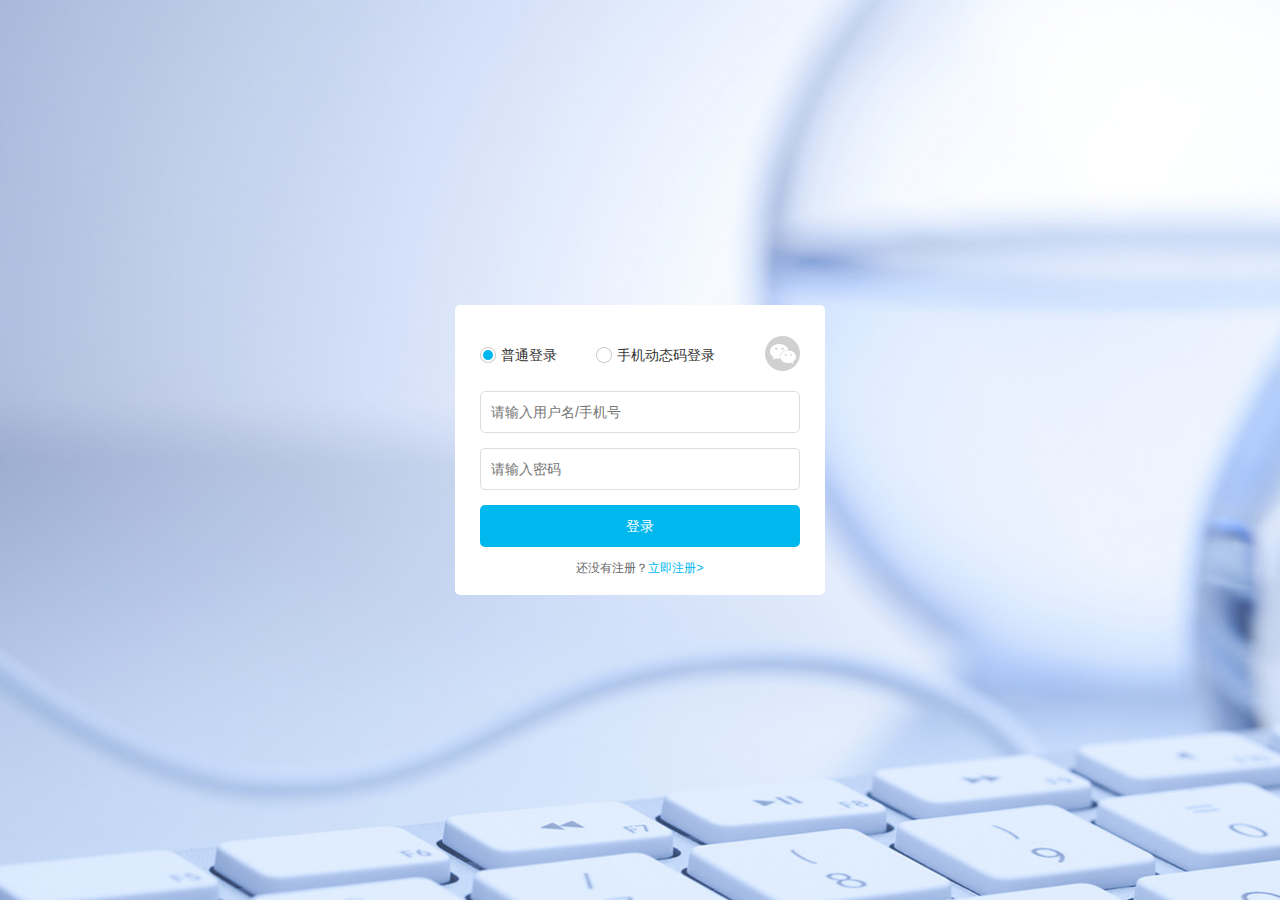
<file: zhiyao/login1.html>
﻿<!DOCTYPE html >
<html>
<head>
    <meta http-equiv="Content-Type" content="text/html; charset=utf-8"/>
    <meta name="Keywords" content=""/>
    <meta name="Description" content=""/>
    <meta http-equiv="X-UA-Compatible" content="IE=Edge">
    <title>登录</title>
    <link type="text/css" rel="stylesheet" href="style/global.css"/>
    <link type="text/css" rel="stylesheet" href="style/common.css"/>
    <link type="text/css" rel="stylesheet" href="style/extend.css"/>
</head>
<body>
<div class="wapperout login-bg">
    <div class="m-layer m-layer-show login-form">
        <table class="lytable"><tbody><tr><td class="lytd">
            <div class="login-box h290">
                <form id="validform">
                    <div class="error"><span></span></div>
                    <div class="login-type">
                        <div class="radio-l">
                            <label><input type="radio" name="RadioGroup1" value="单选" id="RadioGroup1_0"  checked="true" />普通登录</label>
                            <label><input type="radio" name="RadioGroup1" value="单选" id="RadioGroup1_1" />手机动态码登录
                            </label>
                        </div>
                        <a href="login3.html" class="weixin-ico"></a>
                    </div>
                    <ul class="login-type-box">
                        <li><input type="text" placeholder="请输入用户名/手机号" class="long-txt" datatype="*" nullmsg="您的账户名不能为空"></input></li>
                        <li><input type="password" placeholder="请输入密码" class="long-txt" datatype="*" nullmsg="请输入密码"></input></li>
                        <li><input type="submit" value="登录" class="login-btn"></input></li>
                        <li class="promite">还没有注册？<a href="">立即注册&gt;</a></li>
                    </ul>
                    
                </form>
            </div>
        </td></tr></tbody></table>
    </div>

    
</div>
</body>
</html>
</file>
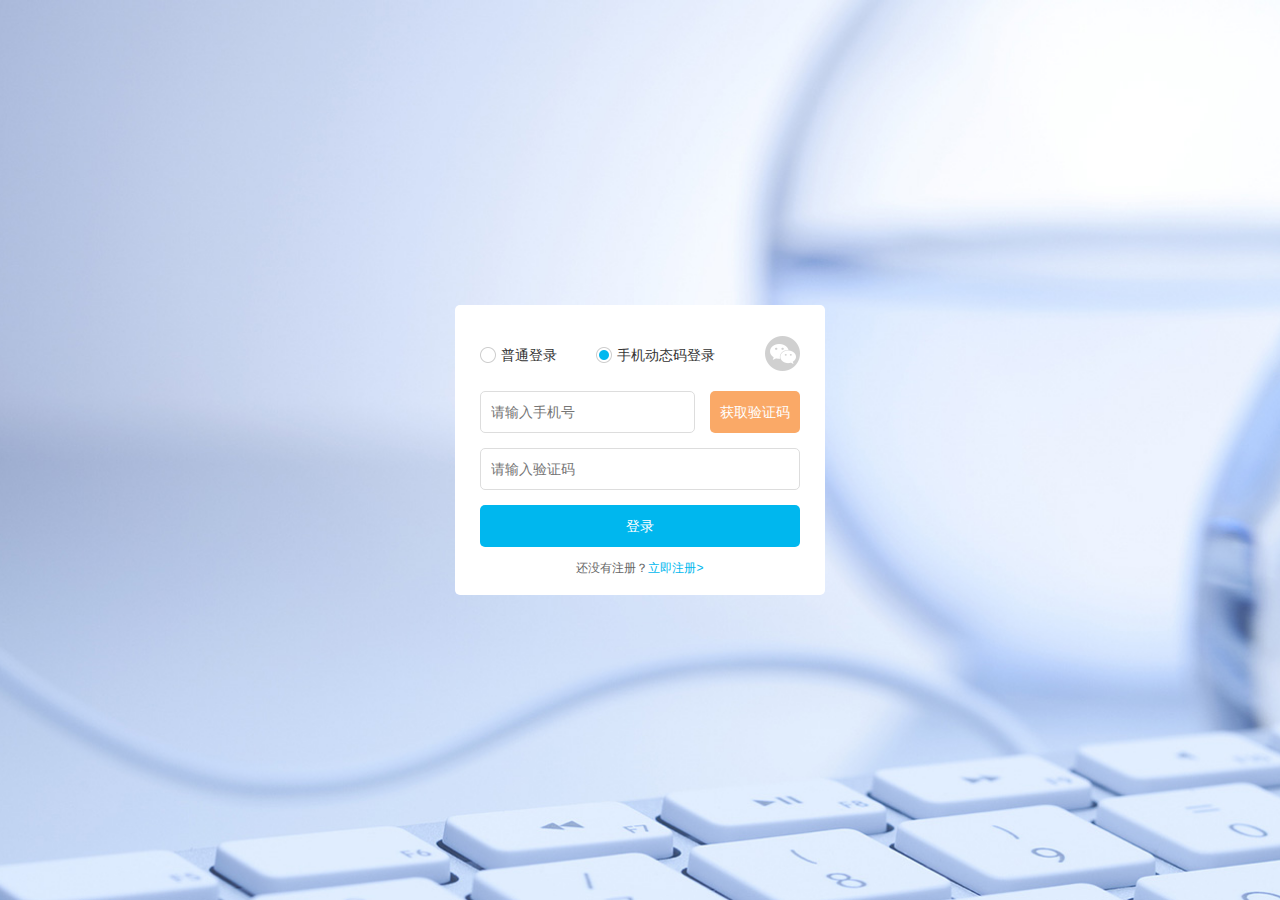
<file: zhiyao/login2.html>
﻿<!DOCTYPE html >
<html>
<head>
    <meta http-equiv="Content-Type" content="text/html; charset=utf-8"/>
    <meta name="Keywords" content=""/>
    <meta name="Description" content=""/>
    <meta http-equiv="X-UA-Compatible" content="IE=Edge">
    <title>登录</title>
    <link type="text/css" rel="stylesheet" href="style/global.css"/>
    <link type="text/css" rel="stylesheet" href="style/common.css"/>
    <link type="text/css" rel="stylesheet" href="style/extend.css"/>
</head>
<body>
<div class="wapperout login-bg">
    <div class="m-layer m-layer-show login-form">
        <table class="lytable"><tbody><tr><td class="lytd">
    <div class="login-box h290">
        <form id="validform">
            <div class="error"><span></span></div>
            <div class="login-type">
                <div class="radio-l">
                    <label><input type="radio" name="RadioGroup1" value="单选" id="RadioGroup1_0" />普通登录</label>
                    <label><input type="radio" name="RadioGroup1" value="单选" id="RadioGroup1_1"  checked="true" />手机动态码登录
                    </label>
                </div>
                <a href="login3.html" class="weixin-ico"></a>
            </div>
           
            <ul class="login-type-box" >
                <li><input type="text" placeholder="请输入手机号" class="yzm-txt" maxlength="11" datatype="m" nullmsg="请输入手机号" errormsg="请输入正确的手机号"></input><a href="javascript:;" class="get-yzm-btn">获取验证码</a></li>
                <li><input type="number" placeholder="请输入验证码" class="long-txt" maxlength="6"></input></li>
                <li><input type="submit" value="登录" class="login-btn"></input></li>
                <li class="promite">还没有注册？<a href="">立即注册&gt;</a></li>
            </ul>
            
        </form>
            </div>
        </td></tr></tbody></table>
    </div>
    </div>
    
</div>
</body>
</html>
</file>
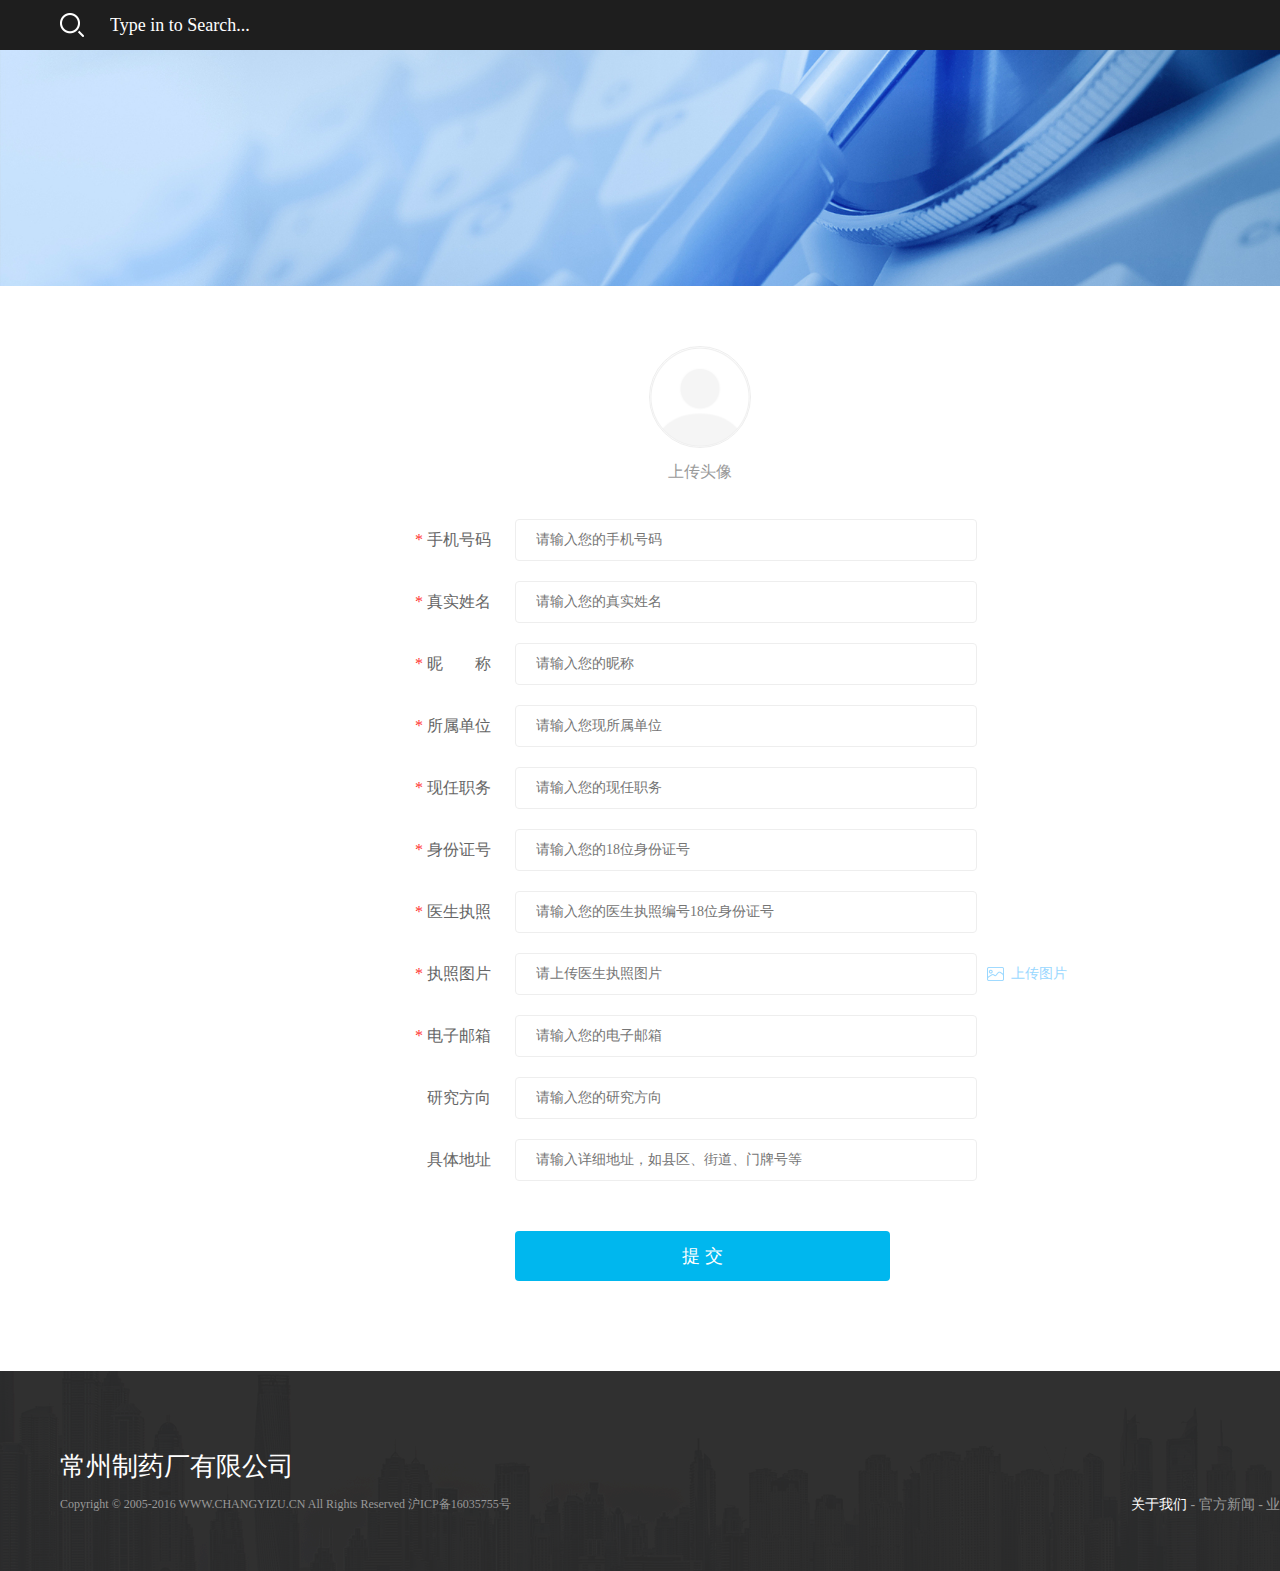
<file: zhiyao/reg.html>
<!DOCTYPE html>
<html lang="en">
<head>
  <meta charset="UTF-8">
  <title>注册</title>
  <link rel="stylesheet" type="text/css" href="./style/main.css" media="all" />
  <link rel="stylesheet" type="text/css" href="./js/jquery-ui-1.12.1.custom/jquery-ui.min.css" media="all" />
</head>
<body>
    <div class="header">
        <div class="inner">
            <div class="search">
                <input type="text" name="" placeholder="Type in to Search..."/>
            </div>
            <div class="login">
                <a href=""><span>Log in</span></a>
            </div>
        </div>
    </div>
    <div class="reg">
        <div class="reg-banner">
            <img src="./images/reg-banner.jpg" alt="" class="reg-bannerImg"/>
        </div>
        <div class="reg-main">
            <div class="reg-form">
                <div class="reg-formUpload formUpload">
                    <div class="formUpload-pic">
                        <img src="./images/reg-userava.png" alt="" class="blockImg"/>
                    </div>
                    <div class="formUpload-text">上传头像</div>
                </div>
                <div class="reg-formBd">
                    <div class="reg-formEle formEle">
                        <div class="formEle-label"><span class="formEle-require">*</span> 手机号码</div>
                        <div class="formEle-inputWrap"><input type="text" class="formEle-input" placeholder="请输入您的手机号码"/></div>
                    </div>
                    <div class="reg-formEle formEle">
                        <div class="formEle-label"><span class="formEle-require">*</span> 真实姓名</div>
                        <div class="formEle-inputWrap"><input type="text" class="formEle-input" placeholder="请输入您的真实姓名"/></div>
                    </div>
                    <div class="reg-formEle formEle">
                        <div class="formEle-label"><span class="formEle-require">*</span> 昵<span class="formEle-space"></span>称</div>
                        <div class="formEle-inputWrap"><input type="text" class="formEle-input" placeholder="请输入您的昵称"/></div>
                    </div>
                    <div class="reg-formEle formEle">
                        <div class="formEle-label"><span class="formEle-require">*</span> 所属单位</div>
                        <div class="formEle-inputWrap"><input type="text" class="formEle-input" placeholder="请输入您现所属单位"/></div>
                    </div>
                    <div class="reg-formEle formEle">
                        <div class="formEle-label"><span class="formEle-require">*</span> 现任职务</div>
                        <div class="formEle-inputWrap"><input type="text" class="formEle-input" placeholder="请输入您的现任职务"/></div>
                    </div>
                    <div class="reg-formEle formEle">
                        <div class="formEle-label"><span class="formEle-require">*</span> 身份证号</div>
                        <div class="formEle-inputWrap"><input type="text" class="formEle-input" placeholder="请输入您的18位身份证号"/></div>
                    </div>
                    <div class="reg-formEle formEle">
                        <div class="formEle-label"><span class="formEle-require">*</span> 医生执照</div>
                        <div class="formEle-inputWrap"><input type="text" class="formEle-input" placeholder="请输入您的医生执照编号18位身份证号"/></div>
                    </div>
                    <div class="reg-formEle formEle">
                        <div class="formEle-label"><span class="formEle-require">*</span> 执照图片</div>
                        <div class="formEle-inputWrap"><input type="text" class="formEle-input" placeholder="请上传医生执照图片"/></div>
                        <div class="formEle-tip">
                            <div class="formEle-uploadImgBtn">上传图片</div>
                        </div>
                    </div>
                    <div class="reg-formEle formEle">
                        <div class="formEle-label"><span class="formEle-require">*</span> 电子邮箱</div>
                        <div class="formEle-inputWrap"><input type="text" class="formEle-input" placeholder="请输入您的电子邮箱"/></div>
                    </div>
                    <div class="reg-formEle formEle">
                        <div class="formEle-label"><span class="formEle-require isvn">*</span> 研究方向</div>
                        <div class="formEle-inputWrap"><input type="text" class="formEle-input" placeholder="请输入您的研究方向"/></div>
                    </div>
                    <div class="reg-formEle formEle">
                        <div class="formEle-label"><span class="formEle-require isvn">*</span> 具体地址</div>
                        <div class="formEle-inputWrap"><input type="text" class="formEle-input" placeholder="请输入详细地址，如县区、街道、门牌号等"/></div>
                    </div>
                    <div class="reg-formEleBtn formEle">
                        <div class="formEle-label"><span class="formEle-require isvn">*</span></div>
                        <div class="formEle-btnWrap"><input type="submit" class="formEle-btn" value="提 交"/></div>
                    </div>
                </div>
            </div>
        </div>
    </div>
    <div class="footer">
        <div class="inner">
            <div class="c1">常州制药厂有限公司</div>
            <div class="c2">Copyright © 2005-2016 WWW.CHANGYIZU.CN All Rights Reserved 沪ICP备16035755号 </div>
            <div class="c3"><a class="on">关于我们</a>  -  <a>官方新闻</a>  -  <a>业务合作</a>  -  <a>联系我们</a></div>
        </div>
    </div>
    <script type="text/javascript" src="./js/jquery-1.9.1.min.js"></script>
    <script type="text/javascript" src="./js/jquery.nicescroll.js"></script>
    <script type="text/javascript" src="./js/angular-1.2.32.js"></script>
    <script type="text/javascript" src="./js/angular-ui-router.min.js"></script>
    <script type="text/javascript" src="./js/jquery-ui-1.12.1.custom/jquery-ui.min.js"></script>
    <script type="text/javascript" src="./js/main.js"></script>
    <script type="text/javascript" src="./js/controller.js"></script>
    <script type="text/javascript" src="./js/directive.js"></script>
    <script type="text/javascript" src="./js/factory.js"></script>
    <script type="text/javascript" src="./js/filter.js"></script>
    <script type="text/javascript" src="./js/page.js"></script>
</body>
</html>
</file>
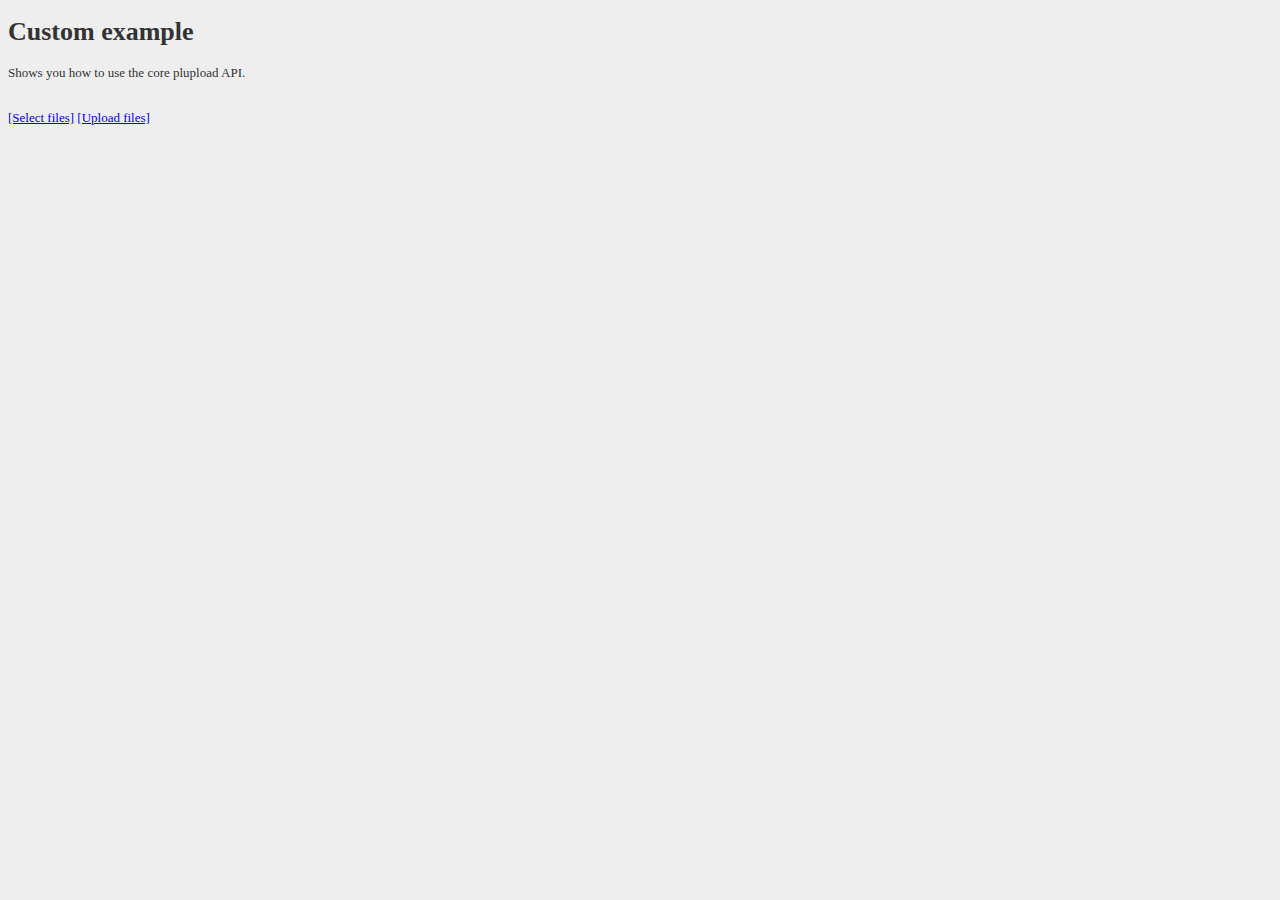
<file: zhiyao/js/plupload/examples/custom.html>
<!DOCTYPE html>
<html xmlns="http://www.w3.org/1999/xhtml" dir="ltr">
<head>
<meta http-equiv="content-type" content="text/html; charset=UTF-8"/>

<title>Plupload - Custom example</title>

<!-- production -->
<script type="text/javascript" src="../js/plupload.full.min.js"></script>


<!-- debug 
<script type="text/javascript" src="../js/moxie.js"></script>
<script type="text/javascript" src="../js/plupload.dev.js"></script>
-->

</head>
<body style="font: 13px Verdana; background: #eee; color: #333">

<h1>Custom example</h1>

<p>Shows you how to use the core plupload API.</p>

<div id="filelist">Your browser doesn't have Flash, Silverlight or HTML5 support.</div>
<br />

<div id="container">
    <a id="pickfiles" href="javascript:;">[Select files]</a> 
    <a id="uploadfiles" href="javascript:;">[Upload files]</a>
</div>

<br />
<pre id="console"></pre>


<script type="text/javascript">
// Custom example logic

var uploader = new plupload.Uploader({
	runtimes : 'html5,flash,silverlight,html4',
	browse_button : 'pickfiles', // you can pass an id...
	container: document.getElementById('container'), // ... or DOM Element itself
	url : 'upload.php',
	flash_swf_url : '../js/Moxie.swf',
	silverlight_xap_url : '../js/Moxie.xap',
	
	filters : {
		max_file_size : '10mb',
		mime_types: [
			{title : "Image files", extensions : "jpg,gif,png"},
			{title : "Zip files", extensions : "zip"}
		]
	},

	init: {
		PostInit: function() {
			document.getElementById('filelist').innerHTML = '';

			document.getElementById('uploadfiles').onclick = function() {
				uploader.start();
				return false;
			};
		},

		FilesAdded: function(up, files) {
			plupload.each(files, function(file) {
				document.getElementById('filelist').innerHTML += '<div id="' + file.id + '">' + file.name + ' (' + plupload.formatSize(file.size) + ') <b></b></div>';
			});
		},

		UploadProgress: function(up, file) {
			document.getElementById(file.id).getElementsByTagName('b')[0].innerHTML = '<span>' + file.percent + "%</span>";
		},

		Error: function(up, err) {
			document.getElementById('console').appendChild(document.createTextNode("\nError #" + err.code + ": " + err.message));
		}
	}
});

uploader.init();

</script>
</body>
</html>
</file>
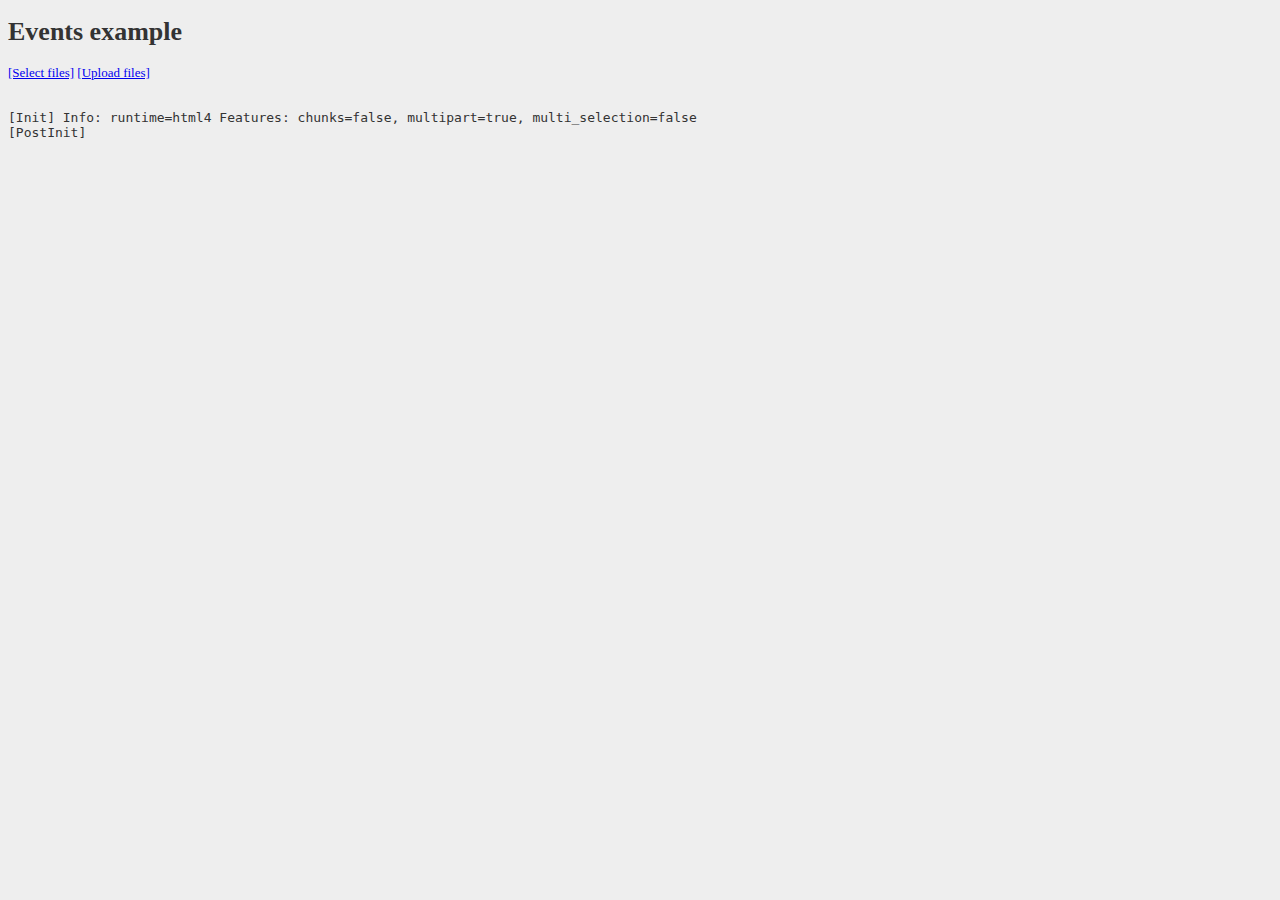
<file: zhiyao/js/plupload/examples/events.html>
<!DOCTYPE html>
<html xmlns="http://www.w3.org/1999/xhtml" dir="ltr">
<head>
<meta http-equiv="content-type" content="text/html; charset=UTF-8"/>

<title>Plupload - Events example</title>

<!-- production -->
<script type="text/javascript" src="../js/plupload.full.min.js"></script>


<!-- debug 
<script type="text/javascript" src="../js/moxie.js"></script>
<script type="text/javascript" src="../js/plupload.dev.js"></script>
-->

</head>
<body style="font: 13px Verdana; background: #eee; color: #333">

<h1>Events example</h1>

<div id="container">
    <a id="pickfiles" href="javascript:;">[Select files]</a> 
    <a id="uploadfiles" href="javascript:;">[Upload files]</a>
</div>

<br />
<pre id="console"></pre>
 
<script type="text/javascript">
	var uploader = new plupload.Uploader({
        // General settings
        runtimes : 'silverlight,html4',
		browse_button : 'pickfiles', // you can pass in id...
        url : 'upload.php',
        chunk_size : '1mb',
        unique_names : true,
 
        // Resize images on client-side if we can
        resize : { width : 320, height : 240, quality : 90 },
        
        filters : {
            max_file_size : '10mb',

			// Specify what files to browse for
            mime_types: [
                {title : "Image files", extensions : "jpg,gif,png"},
                {title : "Zip files", extensions : "zip"}
            ]
        },
 
		flash_swf_url : '../js/Moxie.swf',
		silverlight_xap_url : '../js/Moxie.xap',
         
        // PreInit events, bound before the internal events
        preinit : {
            Init: function(up, info) {
                log('[Init]', 'Info:', info, 'Features:', up.features);
            },
 
            UploadFile: function(up, file) {
                log('[UploadFile]', file);
 
                // You can override settings before the file is uploaded
                // up.setOption('url', 'upload.php?id=' + file.id);
                // up.setOption('multipart_params', {param1 : 'value1', param2 : 'value2'});
            }
        },
 
        // Post init events, bound after the internal events
        init : {
			PostInit: function() {
				// Called after initialization is finished and internal event handlers bound
				log('[PostInit]');
				
				document.getElementById('uploadfiles').onclick = function() {
					uploader.start();
					return false;
				};
			},

			Browse: function(up) {
                // Called when file picker is clicked
                log('[Browse]');
            },

            Refresh: function(up) {
                // Called when the position or dimensions of the picker change
                log('[Refresh]');
            },
 
            StateChanged: function(up) {
                // Called when the state of the queue is changed
                log('[StateChanged]', up.state == plupload.STARTED ? "STARTED" : "STOPPED");
            },
 
            QueueChanged: function(up) {
                // Called when queue is changed by adding or removing files
                log('[QueueChanged]');
            },

			OptionChanged: function(up, name, value, oldValue) {
				// Called when one of the configuration options is changed
				log('[OptionChanged]', 'Option Name: ', name, 'Value: ', value, 'Old Value: ', oldValue);
			},

			BeforeUpload: function(up, file) {
				// Called right before the upload for a given file starts, can be used to cancel it if required
				log('[BeforeUpload]', 'File: ', file);
			},
 
            UploadProgress: function(up, file) {
                // Called while file is being uploaded
                log('[UploadProgress]', 'File:', file, "Total:", up.total);
            },

			FileFiltered: function(up, file) {
				// Called when file successfully files all the filters
                log('[FileFiltered]', 'File:', file);
			},
 
            FilesAdded: function(up, files) {
                // Called when files are added to queue
                log('[FilesAdded]');
 
                plupload.each(files, function(file) {
                    log('  File:', file);
                });
            },
 
            FilesRemoved: function(up, files) {
                // Called when files are removed from queue
                log('[FilesRemoved]');
 
                plupload.each(files, function(file) {
                    log('  File:', file);
                });
            },
 
            FileUploaded: function(up, file, info) {
                // Called when file has finished uploading
                log('[FileUploaded] File:', file, "Info:", info);
            },
 
            ChunkUploaded: function(up, file, info) {
                // Called when file chunk has finished uploading
                log('[ChunkUploaded] File:', file, "Info:", info);
            },

			UploadComplete: function(up, files) {
				// Called when all files are either uploaded or failed
                log('[UploadComplete]');
			},

			Destroy: function(up) {
				// Called when uploader is destroyed
                log('[Destroy] ');
			},
 
            Error: function(up, args) {
                // Called when error occurs
                log('[Error] ', args);
            }
        }
    });
 
 
    function log() {
        var str = "";
 
        plupload.each(arguments, function(arg) {
            var row = "";
 
            if (typeof(arg) != "string") {
                plupload.each(arg, function(value, key) {
                    // Convert items in File objects to human readable form
                    if (arg instanceof plupload.File) {
                        // Convert status to human readable
                        switch (value) {
                            case plupload.QUEUED:
                                value = 'QUEUED';
                                break;
 
                            case plupload.UPLOADING:
                                value = 'UPLOADING';
                                break;
 
                            case plupload.FAILED:
                                value = 'FAILED';
                                break;
 
                            case plupload.DONE:
                                value = 'DONE';
                                break;
                        }
                    }
 
                    if (typeof(value) != "function") {
                        row += (row ? ', ' : '') + key + '=' + value;
                    }
                });
 
                str += row + " ";
            } else {
                str += arg + " ";
            }
        });
 
        var log = document.getElementById('console');
        log.innerHTML += str + "\n";
    }

	uploader.init();

</script>
</body>
</html>
</file>
<file: zhiyao/style/main.css>
html,body,h1,h2,h3,h4,h5,h6,div,dl,dt,dd,ul,ol,li,p,blockquote,pre,hr,figure,table,caption,th,td,form,fieldset,legend,input,button,textarea,menu{margin:0;padding:0}header,footer,section,article,aside,nav,hgroup,address,figure,figcaption,menu,details{display:block}table{border-collapse:collapse;border-spacing:0}caption,th{text-align:left;font-weight:normal}html,body,fieldset,img,iframe,abbr{border:0}i,cite,em,var,address,dfn{font-style:normal}[hidefocus],summary{outline:0}li{list-style:none}h1,h2,h3,h4,h5,h6,small{font-size:100%}sup,sub{font-size:83%}pre,code,kbd,samp{font-family:inherit}q:before,q:after{content:none}textarea{overflow:auto;resize:none}label,summary{cursor:default}a,button{cursor:pointer}h1,h2,h3,h4,h5,h6,em,strong,b{font-weight:bold}del,ins,u,s,a,a:hover{text-decoration:none}body,textarea,input,button,select,keygen,legend{color:#333;outline:0}body{background:#fafafa;min-width:1400px;font-family:Microsoft YaHei}*{font-family:Microsoft YaHei}a{color:#666}.wrapper{width:1900px}.frame{position:relative}.sidebar{position:fixed;bottom:0;top:0;left:0;z-index:99}.sidebar .sidebar-min{position:absolute;top:0;left:0;bottom:0;width:50px;background:#2c2c2c}.sidebar .sidebar-min .opts{position:absolute;top:50%;margin-top:-250px}.sidebar .sidebar-min .more{cursor:pointer;width:20px;background:url(../images/l-side.png) center center no-repeat;height:168px;position:absolute;top:50%;margin-top:-84px;left:50px}.sidebar .sidebar-min li.on a{background:#404141}.sidebar .sidebar-min a{height:120px;display:block;color:#ccc;text-align:center}.sidebar .sidebar-min a span{display:block;padding-top:70px}.sidebar .sidebar-min .o1 span{background:url(../images/icon-l1.png) center 38px no-repeat}.sidebar .sidebar-min .o2 span{background:url(../images/icon-l2.png) center 38px no-repeat}.sidebar .sidebar-min .o3 span{background:url(../images/icon-l3.png) center 38px no-repeat}.sidebar .sidebar-min .o4 span{background:url(../images/icon-l4.png) center 38px no-repeat}.sidebar .sidebar-extend{width:370px;background:#FFF;position:absolute;left:0;top:0;bottom:0;z-index:8;-webkit-filter:drop-shadow(5px 5px 20px rgba(48,126,215,0.06));filter:drop-shadow(5px 5px 20px rgba(48,126,215,0.06))}.sidebar .sidebar-extend .close{cursor:pointer;width:20px;background:url(../images/left-close.png) center center no-repeat;height:168px;position:absolute;top:50%;margin-top:-84px;left:370px}.sidebar .sidebar-extend .inner{padding:0 30px;height:100%;overflow-y:auto;height:100%}.sidebar .sidebar-extend .title{position:relative}.sidebar .sidebar-extend .filter-item{padding-top:50px}.sidebar .sidebar-extend .filter-item .title{height:32px;position:relative;padding-left:12px;font-size:16px;color:#333}.sidebar .sidebar-extend .filter-item .title .en{color:#999;font-size:12px;margin-left:6px}.sidebar .sidebar-extend .filter-item .title:before{content:'';position:absolute;height:18px;width:3px;background:#60a5f1;left:0;top:0}.sidebar .sidebar-extend .filter-item .filter-select-item{margin-bottom:10px;overflow:hidden}.sidebar .sidebar-extend .filter-item .filter-select-item .select{height:36px;font-size:12px}.sidebar .sidebar-extend .filter-item .filter-select-item .del{width:30px;height:36px;background:url(../images/icon-x.png) left center no-repeat}.sidebar .sidebar-extend .filter-item .filter-select-item .add{width:30px;height:36px;background:url(../images/icon-add.png) center center no-repeat}.sidebar .sidebar-extend .filter-item .filter-select-item .del,.sidebar .sidebar-extend .filter-item .filter-select-item .select,.sidebar .sidebar-extend .filter-item .filter-select-item .add{float:right}.sidebar .sidebar-extend .filter-item .filter-select-item .add{margin-left:7px}.sidebar .sidebar-extend .filter-item .filter-select-item .del,.sidebar .sidebar-extend .filter-item .filter-select-item .add{cursor:pointer}.sidebar .sidebar-extend .filter-item .filter-select-item:last-child .add{visibility:hidden}.sidebar .sidebar-extend .filter-item-more .ele{margin-bottom:10px;overflow:hidden;padding-left:20px}.sidebar .sidebar-extend .filter-item-more .person{background:url(../images/icon-p1.png) left center no-repeat}.sidebar .sidebar-extend .filter-item-more .comp{background:url(../images/icon-p2.png) left center no-repeat}.sidebar .sidebar-extend .filter-item-more .factor{background:url(../images/icon-p3.png) left center no-repeat}.sidebar .sidebar-extend .filter-item-more .year{background:url(../images/icon-p4.png) left center no-repeat}.sidebar .sidebar-extend .filter-item-more label{font-size:14px;float:left;line-height:36px;margin-right:10px;color:#333}.sidebar .sidebar-extend .filter-item-more .text{width:176px;height:34px;padding:0 5px;border:1px solid #eee;border-radius:3px;font-size:14px;color:#333}.sidebar .sidebar-extend .filter-item-more .range{float:left}.sidebar .sidebar-extend .filter-item-more .range .text{width:74px;display:inline-block}.sidebar .sidebar-extend .filter-item-more .btn input{width:186px;border:0;background:#00b7ee;color:#fff;font-size:16px;height:36px;border-radius:3px;cursor:pointer}.sidebar .sidebar-extend .ads{margin-top:50px}.sidebar .sidebar-extend .ads .ads-item{margin-bottom:10px}.sidebar .sidebar-extend .ads img{width:100%}body .ui-selectmenu-text{height:24px;line-height:24px}body .ui-selectmenu-icon.ui-icon{margin-top:4px}body .ui-state-default,body .ui-widget-content .ui-state-default,body .ui-widget-header .ui-state-default,body .ui-button,body html .ui-button.ui-state-disabled:hover,body html .ui-button.ui-state-disabled:active{border-color:#eee !important;background:#FFF;outline:0}.header{height:50px;background:#1e1e1e}.header .inner{width:1400px;margin:0 auto;overflow:hidden;position:relative}.header .search{left:60px;width:500px;position:relative;float:left;padding-left:50px;height:50px;background:url(../images/search.png) left center no-repeat}.header .search input{width:100%;border:0;background:none;height:50px;font-size:18px;color:#FFF}.header .search input::-webkit-input-placeholder{color:#FFF}.header .login{float:right;margin-right:10px}.header .login a{padding-left:35px;display:block;font-size:18px;color:#FFF;line-height:50px;background:url(../images/login.png) left center no-repeat}.ad1 img{display:block;width:100%}.main{margin-top:40px;padding-left:90px;padding-right:40px}.main .chart{overflow:hidden}.main .chart .demo-img{width:100%}.main .chart-table{margin-top:30px;position:relative;padding-right:100px}.main .chart-table .table-tbody{height:255px;overflow-y:auto}.main .chart-table table{width:100%}.main .chart-table table .down{display:inline-block;height:40px;line-height:40px;padding-right:25px;background:url(../images/icon-down.png) right center no-repeat}.main .chart-table table .checkbox,.main .chart-table table .opt{text-align:center}.main .chart-table table tr:nth-child(2n){background:#f6f8fc}.main .chart-table table tr:nth-child(2n+1){background:#fff}.main .chart-table table thead tr{background:#f6f8fc !important}.main .chart-table table th{color:#333;font-weight:bold}.main .chart-table table td{color:#666}.main .chart-table table th,.main .chart-table table td{font-size:14px;padding:0 10px;border:1px solid #f4f4f4;height:50px}.main .chart-table .chart-table-opts{position:absolute;top:0;right:0;width:100px}.main .news{margin-top:30px;overflow:hidden}.main .news .new-block{padding-left:20px;padding-right:30px;padding-bottom:18px;background:#FFF}.main .news .n1 .new-block{margin-right:10px}.main .news .n2 .new-block{margin-left:10px}.main .news .new-block-wrapper{width:50%;float:left}.main .news .title{height:52px;line-height:60px;font-size:18px;color:#333;padding-left:13px;position:relative}.main .news .title:before{content:'';position:absolute;height:18px;width:3px;top:50%;margin-top:-5px;left:0;background:#5c9cef}.main .news .new-list li{line-height:36px;height:36px;overflow:hidden;font-size:14px}.main .news .new-list li .new-title{float:left;color:#666;padding-left:8px;background:url(../images/dot.png) left center no-repeat}.main .news .new-list li .author{float:right;color:#999}.footer{height:200px;position:relative;z-index:9;background:#333 url(../images/footer.png) center center no-repeat;position:relative}.footer .inner{width:1400px;position:relative;margin:0 auto}.footer .c1{position:absolute;font-size:26px;top:78px;left:60px;color:#FFF}.footer .c2{position:absolute;top:125px;left:60px;color:#999;font-size:12px}.footer .c3{position:absolute;top:125px;right:10px;color:#999;font-size:14px;position:absolute}.footer .c3 a{color:#999}.footer .c3 a.on{color:#FFF}.blank100{height:100px}.blank20{height:20px}.vn{visibility:hidden}.dn{display:none}.em2{display:inline-block;width:2em}.j-select{display:none}@media screen and (min-width: 1900px){body .sidebar{position:absolute;z-index:0}body .sidebar .sidebar-min{display:none}body .sidebar .sidebar-extend{top:90px;display:block}body .sidebar .sidebar-extend .close{display:none}body .header .inner{left:0}body .footer .inner{left:0}body .main{padding-left:410px}}@media screen and (max-width: 1900px){body .sidebar{position:absolute}body .sidebar .sidebar-extend{top:0 !important}body .sidebar .sidebar-extend .close{display:none}}input[type="checkbox"]{-webkit-appearance:none;background:url(../images/checkbox.png) 0 0 no-repeat;width:15px;height:15px;vertical-align:middle;cursor:pointer}input[type="checkbox"]:checked{background-image:url(../images/checkbox-check.png)}.quanBlock{padding-right:15px;background-color:#fafafa}.quanBlock-inner{background-color:#fff;padding:0 20px}.backBtn{cursor:pointer;height:40px;line-height:40px;width:120px;text-align:center;border-radius:40px;background-color:#99d7ff;color:#FFF;margin:0 auto;font-size:16px}.newsDetail{padding-bottom:20px}.newsDetail-mvIframe iframe{margin:0 auto;display:block}.newsDetail-content{font-size:14px;color:#666;line-height:26px;padding:14px 0}.newsDetail-author{text-align:right;color:#999;line-height:30px;height:30px;font-size:14px}.newsList.isdn{display:none}.newsList-item{overflow:hidden;border-bottom:1px solid #eee;padding:15px 0}.newsList-item:first-child{padding-top:0}.newsList-item:last-child{border-bottom:0}.newsList-itemPic{width:160px;height:120px;float:left;margin-right:20px}.newsList-itemTitle{font-size:16px;line-height:1;height:25px;color:#333}.newsList-itemDesc{font-size:14px;line-height:25px;color:#666}.newsList-itemTag{font-size:14px;line-height:2;color:#999}.gtitle{margin-left:20px;height:52px;line-height:52px;font-size:18px;color:#333;padding-left:13px;position:relative}.gtitle:before{content:'';position:absolute;height:18px;width:3px;top:50%;margin-top:-9px;left:0;background:#5c9cef}.themeBlock{padding-left:15px;background-color:#fafafa}.themeBlock-inner{background-color:#fff}.themeBlock-btn{float:right;width:100px;height:52px;line-height:52px;color:#99d7ff;font-size:14px;text-align:center;cursor:pointer}.themeBlock-bd{padding:0 20px}.themeItemReply{font-size:14px;line-height:24px;color:#999;position:relative;padding:10px 20px;background:#FFF}.themeItemReply:last-child:after{display:none}.themeItemReply:after{content:'';height:1px;background:#eee;position:absolute;left:20px;bottom:0;right:20px}.themeItemReply-high{color:#99d7ff}.themeItemReply-link{color:#333;padding-left:15px;cursor:pointer;float:right}.themeItem{padding-left:78px;position:relative;border-bottom:1px solid #eee;margin-bottom:14px}.themeItem-uploadPic{width:180px;height:180px;margin-top:3px}.themeItem-replys{margin-top:20px;margin-bottom:8px;margin-left:20px}.themeItem.isnopic{padding-left:0}.themeItem:last-child{border-bottom:0}.themeItem-pic{width:60px;height:60px;border-radius:100%;overflow:hidden;position:absolute;border:1px solid #efefef;left:0;top:0}.themeItem-img{width:100%;height:100%}.themeItem-title{font-sizE:26px;line-height:26px;color:#333;font-size:16px;margin-bottom:4px}.themeItem-time{position:absolute;right:0;line-height:26px;color:#999;font-size:14px;top:0}.themeItem-content{font-size:14px;color:#666;line-height:24px}.themeItem-tags{text-align:right}.themeWrite-title{height:40px;border:1px solid #eee;padding:0 14px;margin-bottom:15px}.themeWrite-input{height:100%;border:0;width:100%;font-size:14px}.themeWrite-content{padding:10px 14px;border:1px solid #eee;height:80px}.themeWrite-textarea{border:0;font-size:14px;width:100%;height:100%}.themeWrite-other{padding:20px 0;overflow:hidden}.themeWrite-pic{float:left}.themeWrite-picBtn{font-size:14px;line-height:30px;color:#99d7ff;padding-left:23px;background:url(../images/icon-mapadd.png) left center no-repeat;cursor:pointer}.themeWrite-btn{float:right;width:60px;height:30px;border-radius:3px;background:#99d7ff;color:#FFF;text-align:center;line-height:30px;font-size:14px;cursor:pointer}.writeOther{padding:20px 0;overflow:hidden}.writeOther-pic{float:left}.writeOther-picBtn{font-size:14px;line-height:30px;color:#99d7ff;padding-left:23px;background:url(../images/icon-mapadd.png) left center no-repeat;cursor:pointer}.writeOther-btn{float:right;width:60px;height:30px;border-radius:3px;background:#99d7ff;color:#FFF;text-align:center;line-height:30px;font-size:14px;cursor:pointer}.writeOther-upload{clear:both;width:100px;height:100px;margin-top:20px}.writeOther-uploadImg{width:100%;height:100%;cursor:pointer}.uiComment-writeUpload{margin-top:10px}.uiComment-writeContent{position:relative;margin-top:15px;height:16px;border:1px solid #eee;background:#FFF;padding:10px 14px}.uiComment-writeContent.iss1:before{content:'';position:absolute;width:18px;height:9px;background:url(../images/comment-arrow.png) 0 0 no-repeat;left:20%;top:-9px}.uiComment-writeContent.iss2:before{content:'';position:absolute;width:18px;height:9px;background:url(../images/comment-arrow.png) 0 0 no-repeat;right:50px;top:-9px}.uiComment-textarea{overflow:hidden;height:100%;border:0;width:100%}.themeDetail{background:#f5f5f5}.themeDetail.isdn{display:none}.themeDetail-writeOther{border-bottom:1px solid #eee}.themeDetail-inner{padding:0 20px}.themeDetail.isexpand{margin:0 -20px}.themeDetail-write{border-bottom:1px solid #e6e6e6}.themeDetail-tags{background-color:#FFF;height:50px;line-height:50px;border:1px solid #eee;border-left:0;border-right:0;position:relative}.themeDetail-tags:before{content:'';height:30px;width:1px;background:#eee;position:absolute;left:50%;top:50%;margin-top:-15px}.themeDetail-tag{width:50%;float:left;text-align:center;font-size:14px;color:#666;cursor:pointer}.themeDetail-tag.isreply:before{content:'';margin-right:6px;display:inline-block;width:17px;height:14px;background:url(../images/icon-reply.png) 0 0 no-repeat;vertical-align:top;position:relative;top:18px}.themeDetail-tag.isview:before{content:'';margin-right:2px;display:inline-block;width:26px;height:26px;background:url(../images/view.png) center center no-repeat;vertical-align:top;position:relative;top:12px}.themeDetailComment-list{position:relative;top:-5px}.themeDetailComment-orders{height:70px;line-height:70px;font-size:14px;color:#999;padding-left:20px;background:url(../images/icon-order.png) left center no-repeat}.themeDetailComment-order{display:inline-block;cursor:pointer}.themeDetailComment-order.ison{color:#99d7ff}.themeDetailItem{padding-left:78px;position:relative;background:#FFF}.themeDetailItem-image{width:180px;height:180px}.themeDetailItem-image img{display:block;width:100%;height:100%}.themeDetailItem-wrap{padding:0 20px;background:#FFF}.themeDetailItem-pic{width:60px;height:60px;border-radius:100%;overflow:hidden;position:absolute;left:0;top:0;border:1px solid #efefef}.themeDetailItem-title{line-height:26px;color:#333;font-size:16px;margin-bottom:4px}.themeDetailItem-time{height:30px;line-height:1;color:#999;text-align:right;margin-top:6px;font-size:14px}.themeDetailItem-author{position:absolute;right:0;line-height:26px;color:#999;font-size:14px;top:0}.themeDetailItem-content{font-size:14px;color:#666;line-height:24px}.themeItemTag{margin-left:10px;height:40px;line-height:40px;padding-left:24px;background-repeat:no-repeat;background-position:4px center;font-size:14px;color:#999;display:inline-block;vertical-align:top;cursor:pointer}.themeItemTag.isreply{background-image:url(../images/icon-reply.png);background-position:4px 15px}.themeItemTag.iszan{background-image:url(../images/icon-zan.png)}.themeItemTag.ishaszan{color:#99d7ff;background-image:url("../images/icon-zanhas.png")}.news-main{width:60%;float:left;overflow-y:auto}.news-side{width:40%;float:right;overflow-y:auto}.news-side.isfixedTop{position:fixed;top:0;float:none;right:40px;bottom:auto !important}.news-side.isfixedBottom{position:fixed;bottom:200px;right:40px;float:none}.blockImg{width:100%;height:100%;display:block}.reg{background:#FFF;padding-bottom:90px}.reg-bannerImg{display:block;width:100%;height:auto}.reg-form{padding-top:60px}.reg-main{width:1150px;margin:0 auto}.reg-formBd{margin-left:290px}.reg-formEleBtn{margin-top:50px}.reg-formUpload{margin-bottom:23px !important}.formUpload{margin:0 auto;width:102px}.formUpload-pic{width:100px;height:100px;overflow:hidden;border-radius:100%;border:1px solid #eee}.formUpload-text{height:48px;line-height:48px;font-size:16px;text-align:center;color:#999}.formEle{overflow:hidden;margin-bottom:20px}.formEle:last-child{margin-bottom:0}.formEle-tip{float:left;height:42px;line-height:42px}.formEle-uploadImgBtn{font-size:14px;color:#99d7ff;padding-left:24px;background:url(../images/icon-mapadd.png) left center no-repeat;margin-left:10px;cursor:pointer}.formEle-label{float:left;width:100px;height:42px;line-height:42px;font-size:16px;color:#666}.formEle-input{width:100%;height:100%;border:0;background:none;display:block;font-size:14px}.formEle-btn{width:375px;height:50px;border-radius:4px;background:#00b7ee;font-size:18px;color:#FFF;border:0;cursor:pointer}.formEle-space{width:2em;display:inline-block}.formEle-require{color:#ff3333}.formEle-require.isvn{visibility:hidden}.formEle-inputWrap{float:left;height:40px;border:1px solid #eee;border-radius:4px;width:420px;padding:0 20px}
</file>
<file: zhiyao/style/global.css>
body,h1,h2,h3,h4,h5,h6,hr,p,blockquote,dl,dt,dd,ul,ol,li,pre,form,fieldset,legend,button,input,select,textarea,th,td,span {margin:0;padding:0;}
body,button,input,select,textarea {font:12px 'Microsoft YaHei','YaHei','SimHei','Hei',Arial,tahoma,arial,sans-serif;}
h1,h2,h3,h4,h5,h6 {font-size:100%;}
address,cite,dfn,em,var {font-style:normal;}
code,kbd,pre,samp {font-family:courier new,courier,monospace;}
small {font-size:12px;}
ul,ol,li {list-style:none;}
a {text-decoration:none;cursor:pointer;}
a:hover {text-decoration: underline;}
sup {  position: relative;top: 3px;vertical-align: super;font-size: smaller;}
sub{  vertical-align: sub;font-size: smaller;}
legend {color:#000;}
fieldset,img {border:0;}
button,input,select,textarea {font-size:100%;outline:none;}
table {border-collapse:collapse;border-spacing:0;}
img {vertical-align:top;display:inline-block;}
article,aside,details,figcaption,figure,footer,header,hgroup,menu,nav,section,summary,time,mark,audio,video {display:block;margin:0;padding:0;}
mark {background:#ff0;}
object,embed {outline:0;}
body,html{height: 100%;}
.login-bg{ height: 100% ;}
/*  font    */
.bigfs {font-family:'Microsoft YaHei','YaHei','SimHei','Hei';}
.font-song{ font-family: \5b8b\4f53;}
.font-a{ font-family: Arial;}
.fs12 {font-size:12px!important;}
.fs14 {font-size:14px!important;}
.fs16 {font-size:16px!important;}
.fs18 {font-size:18px!important;}
.fs20 {font-size:20px!important;}
.fs22 {font-size:22px!important;}
.fs26 {font-size:26px!important;}
.fs24 {font-size:24px!important;}
.fs30{ font-size: 30px!important;}
.fw {font-weight:bold;}
.fwnm {font-weight:normal!important;}
.tac {text-align:center;}
.tar {text-align:right;}
.tal {text-align:left;}
.dn {display:none;}
.db{ display:block;}
.di{ display:inline;}
.oh {overflow:hidden;}
 .pr{ position: relative;}
 .pa{ position: absolute;}
/*  clear   */
.clr {clear:both;font-size:0;}
.clear_in {overflow:hidden;zoom:1;}
.clearfix:after{content:".";display:block;height:0;line-height:0;clear:both;visibility:hidden;font-size:0;}
*html .clearfix{height:1%;zoom:1;}
*:first-child+html .clearfix { zoom: 1; }
.clear {clear:both;display:block;overflow:hidden;visibility:hidden;width:0;height:0;}

/*  float   */
.fl {float:left; display:inline;}
.fr {float:right; display:inline;}

/*  blank   */
.blank5{height:5px;clear:both;font-size:1px;overflow:hidden;}
.blank10{height:10px;clear:both;font-size:1px;overflow:hidden;}
.blank15{height:15px;clear:both;font-size:1px;overflow:hidden;}
.blank20{height:20px;clear:both;font-size:1px;overflow:hidden;}
.blank25{height:25px;clear:both;font-size:1px;overflow:hidden;}
.blank30{height:30px;clear:both;font-size:1px;overflow:hidden;}
.blank35{height:35px;clear:both;font-size:1px;overflow:hidden;}
.blank40{height:40px;clear:both;font-size:1px;overflow:hidden;}

/*  margin  */
.m0 {margin:0px!important;}
.m5 {margin:5px;}
.m10 {margin:10px;}
.m15 {margin:15px;}
.m20 {margin:20px;}
.m25 {margin:25px;}
.m30 {margin:30px;}
.mt0 {margin-top:0;}
.mt5 {margin-top:5px;}
.mt10 {margin-top:10px;}
.mt15 {margin-top:15px;}
.mt20 {margin-top:20px;}
.mt25 {margin-top:25px;}
.mt30 {margin-top:30px!important;}
.mr0 {margin-right:0;}
.mr5 {margin-right:5px;}
.mr10 {margin-right:10px;}
.mr15 {margin-right:15px;}
.mr20 {margin-right:20px;}
.mr25 {margin-right:25px;}
.mr30 {margin-right:30px;}
.ml0 {margin-left:0;}
.ml5 {margin-left:5px;}
.ml10 {margin-left:10px;}
.ml15 {margin-left:15px;}
.ml20 {margin-left:20px;}
.ml25 {margin-left:25px;}
.ml30 {margin-left:30px;}
.mb0 {margin-bottom:0px;}
.mb5 {margin-bottom:5px;}
.mb10 {margin-bottom:10px;}
.mb15 {margin-bottom:15px;}
.mb20 {margin-bottom:20px;}
.mb25 {margin-bottom:25px;}
.mb30 {margin-bottom:30px;}

/*  padding */
.p0 {padding:0px!important;}
.p4 {padding:4px;}
.p5 {padding:5px;}
.p8 {padding:8px;}
.p10 {padding:10px;}
.p15 {padding:15px;}
.p20 {padding:20px;}
.pt0 {padding-top:0px;}
.pt4 {padding-top:4px;}
.pt5 {padding-top:5px;}
.pt8 {padding-top:8px;}
.pt10 {padding-top:10px;}
.pb0 {padding-bottom:0px;}
.pb4 {padding-bottom:4px;}
.pb5 {padding-bottom:5px;}
.pb8 {padding-bottom:8px;}
.pb10 {padding-bottom:10px;}
.pr0 {padding-right:0px;}
.pr4 {padding-right:4px;}
.pr5 {padding-right:5px;}
.pr8 {padding-right:8px;}
.pr10 {padding-right:10px;}
.pl0 {padding-left:0px;}
.pl4 {padding-left:4px;}
.pl5 {padding-left:5px;}
.pl8 {padding-left:8px;}
.pl10 {padding-left:10px;}
.pl20{padding-left: 20px;}
.pt20{padding-top: 20px;}
.pb20{padding-bottom: 20px;}
/*color*/
.c-g3{color:#333;}
.c-g6{color:#666;}
.c-g9{color:#999;}
.c-ga{color:#aaa;}
.c-black{color:#000;}
.c-white{color:#fff;}
</file>
<file: zhiyao/style/common.css>
.wapperout{width:100%}.ovisible,.overvisible{overflow:visible !important}a{color:#333}a:hover{text-decoration:none}.h290{height:258px}.h274{height:242px}.h346{height:314px}.h280{height:248px}.h392{height:360px}input::-webkit-inner-spin-button{-webkit-appearance:none}input::-webkit-outer-spin-button{-webkit-appearance:none}.login-iframe{width:370px;position:absolute;top:270px;left:50%;margin-left:-185px;border:none;border-radius:5px}.login-bg{background:url("login_bg.jpg") no-repeat center center;background-size:auto 100%}.login-box{width:320px;padding:12px 25px 20px 25px;overflow:hidden;color:#333;background-color:#fff;border-radius:5px}.login-box .login-type{margin:0 0 15px 0;height:42px;line-height:42px;font-size:14px}.login-box .login-type .radio-l{float:left;height:42px;line-height:42px}.login-box .login-type .radio-l label{margin-right:35px}.login-box .login-type .radio-l label input{-webkit-appearance:none;width:16px;height:16px;background:url(no_check.png) no-repeat;position:relative;top:3px;margin-right:5px}.login-box .login-type .radio-l label input:checked{background:url("check_img.png") no-repeat}.login-box .login-type .weixin-ico{float:right;display:block;width:35px;height:35px;background:url(weixin_ico.png) no-repeat;margin-top:2px}.login-box .login-type .weixin-ico:hover{background:url(weixin_ico2.png) no-repeat}.login-box .title{height:32px;line-height:32px;margin:0 0 15px 0;font-size:18px}.login-box ul.login-type-box{width:320px}.login-box ul.login-type-box li{height:42px;margin-bottom:15px;font-size:14px}.login-box ul.login-type-box li .long-txt{width:298px;height:20px;line-height:20px;border:1px solid #ddd;border-radius:5px;padding:10px}.login-box ul.login-type-box li .login-btn{width:320px;height:42px;line-height:42px;border-radius:5px;border:none;background-color:#00b7ee;font-size:14px;color:#fff;cursor:pointer}.login-box ul.login-type-box li .get-yzm-btn{float:right;display:block;width:90px;height:42px;line-height:42px;background-color:#faa967;border-radius:5px;color:#fff;text-align:center}.login-box ul.login-type-box li .yzm-txt{float:left;width:193px;height:20px;line-height:20px;border:1px solid #ddd;border-radius:5px;padding:10px}.login-box ul.login-type-box li .dis-get{background-color:#ccc}.login-box ul.login-type-box li.promite{height:12px;line-height:12px;color:#666;font-size:12px;text-align:center;margin-bottom:0}.login-box ul.login-type-box li.promite a{color:#00b7ee}.login-box ul.login-type-box li.agree{height:12px;line-height:12px;font-size:12px;margin-bottom:15px}.login-box ul.login-type-box li.agree span{color:#999}.login-box ul.login-type-box li.old-mobile{height:30px}.login-box .sucess-ico{width:160px;height:104px;margin:20px auto 0 auto}.login-box .word1{font-size:30px;color:#00b7ee;line-height:50px;text-align:center;margin:10px 0}.login-box .word2{height:12px;line-height:12px;color:#666;font-size:12px;text-align:center;padding-bottom:44px}.login-box .word2 a{color:#00b7ee}.error{height:17px;line-height:17px}.error span{display:none;background:url(error.png) no-repeat 0 0;padding-left:27px;color:#ff3300;height:17px;line-height:17px}
</file>
<file: zhiyao/style/extend.css>
.m-layer,.m-layer .lymask{top:0;left:0;width:100%;height:100%}.m-layer{display:none;position:fixed;_position:absolute;z-index:999}.m-layer .lymask{position:absolute;background:#000;opacity:0.6;filter:alpha(opacity=60)}.m-layer .lytable{table-layout:fixed;width:100%;height:100%}.m-layer .lytd{width:100%;height:100%;vertical-align:middle}.m-layer .lywrap{position:relative;width:400px;margin:0 auto;border:5px solid #aaa}.m-layer .lytt{position:relative;padding:10px;height:20px;margin:0 0 -1px;line-height:20px;border-bottom:1px solid #ddd;background:#fafafa}.m-layer .lytt h2{float:left;font-size:16px}.m-layer .lyclose{float:right;font-weight:bold;font-family:arial;font-size:24px;_font-size:16px;color:#ccc;text-shadow:0 1px #fff;cursor:pointer}.m-layer .lyclose:hover{color:#aaa}.m-layer .lyct{padding:20px;background:#fff}.m-layer .lybt{height:30px;line-height:30px;padding:10px;margin:-1px 0 0;border-top:1px solid #ddd;background:#f7f7f7}.m-layer .lyother{float:left;color:#999}.m-layer .lybtns{float:right}.m-layer .lybtns button{float:left;margin-left:10px}.m-layer-show{display:block}.login-box{margin:0 auto}.radio-l_hover label{cursor:pointer}.placeholder{color:#999}.dis-get{cursor:no-drop}
</file>
